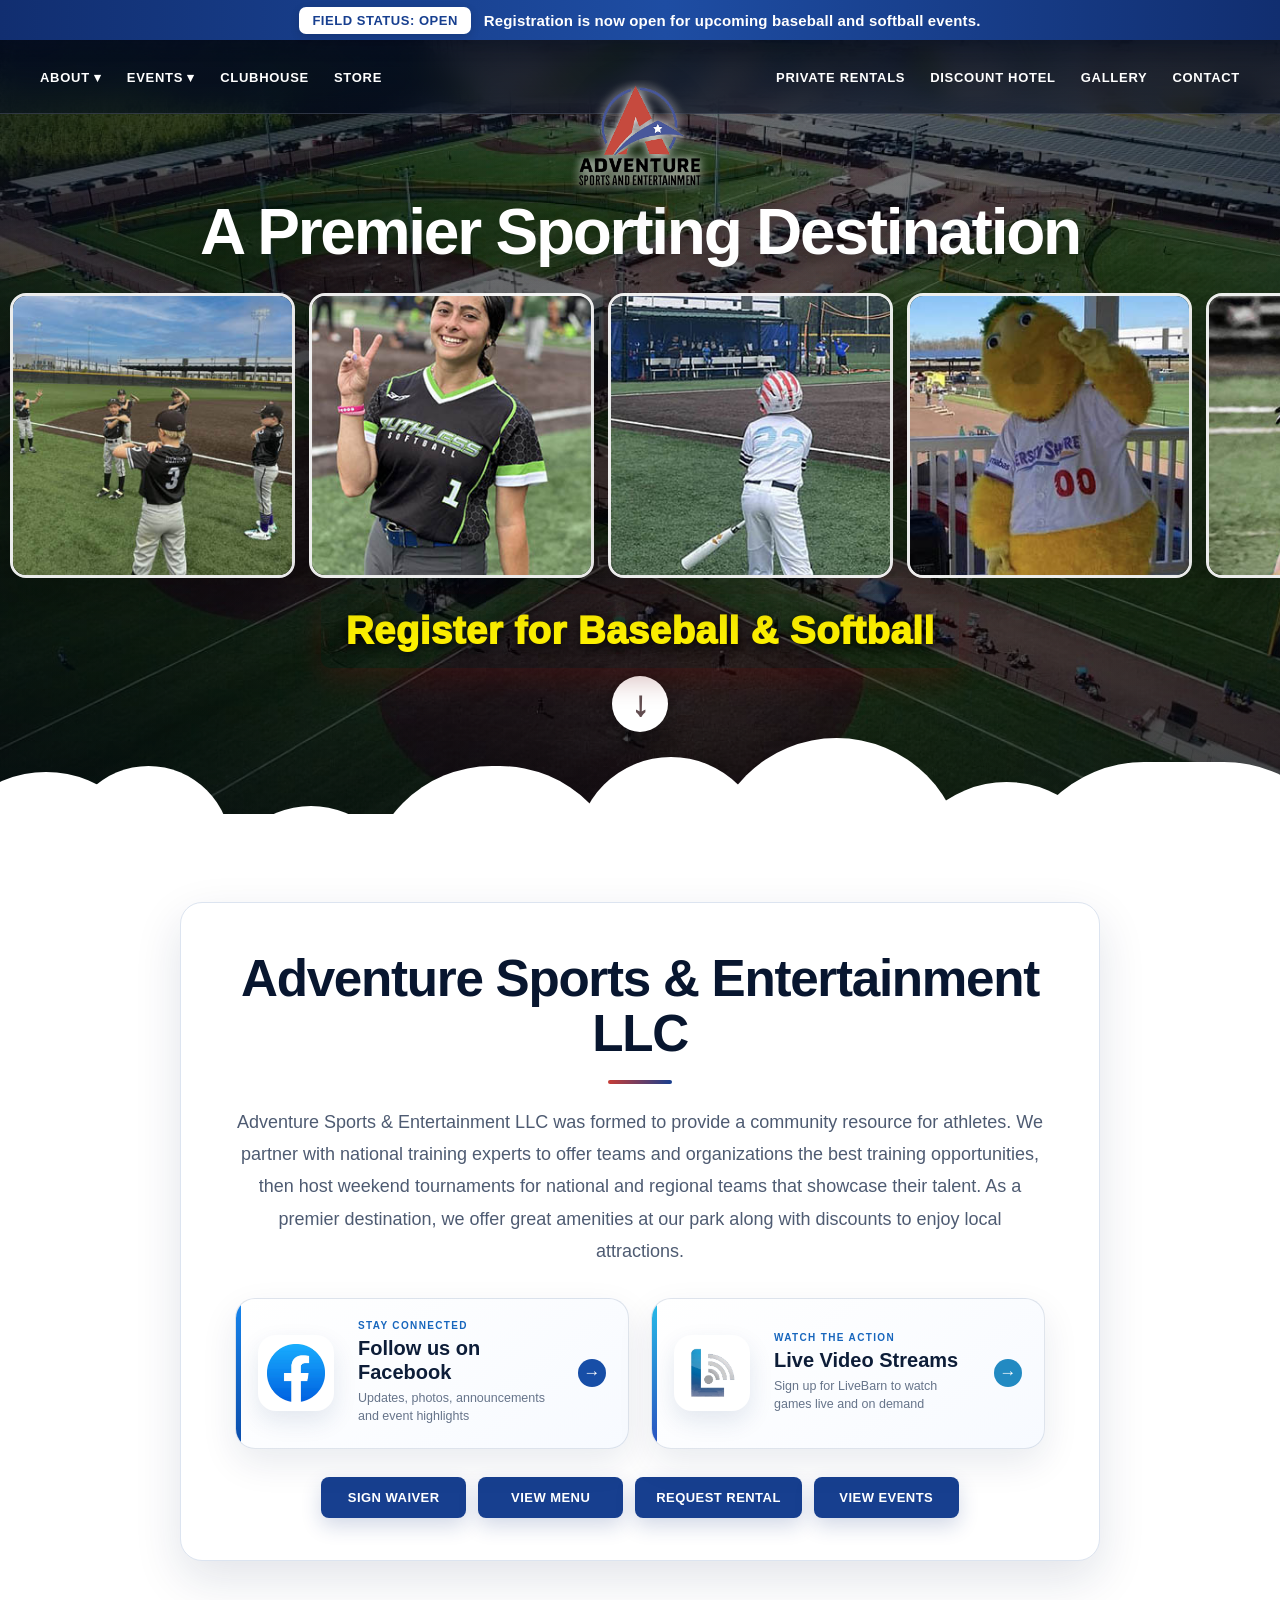
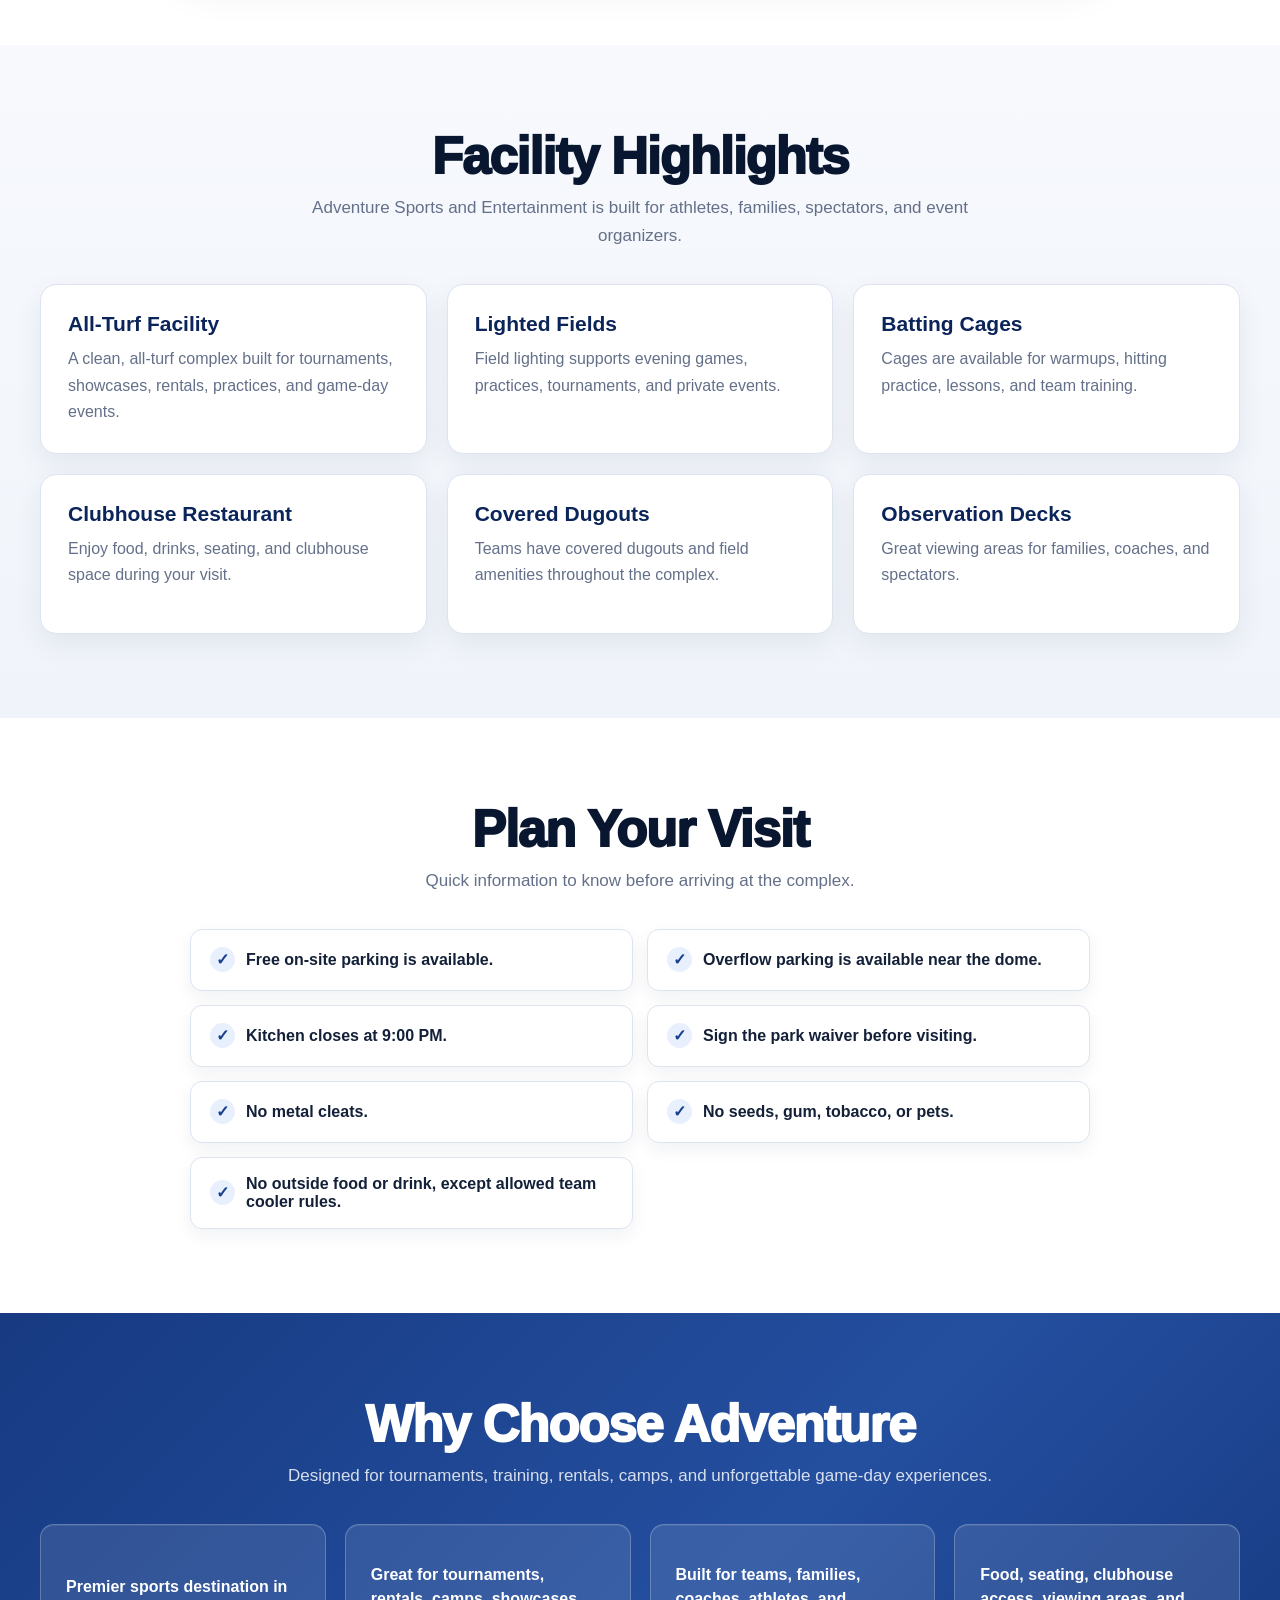
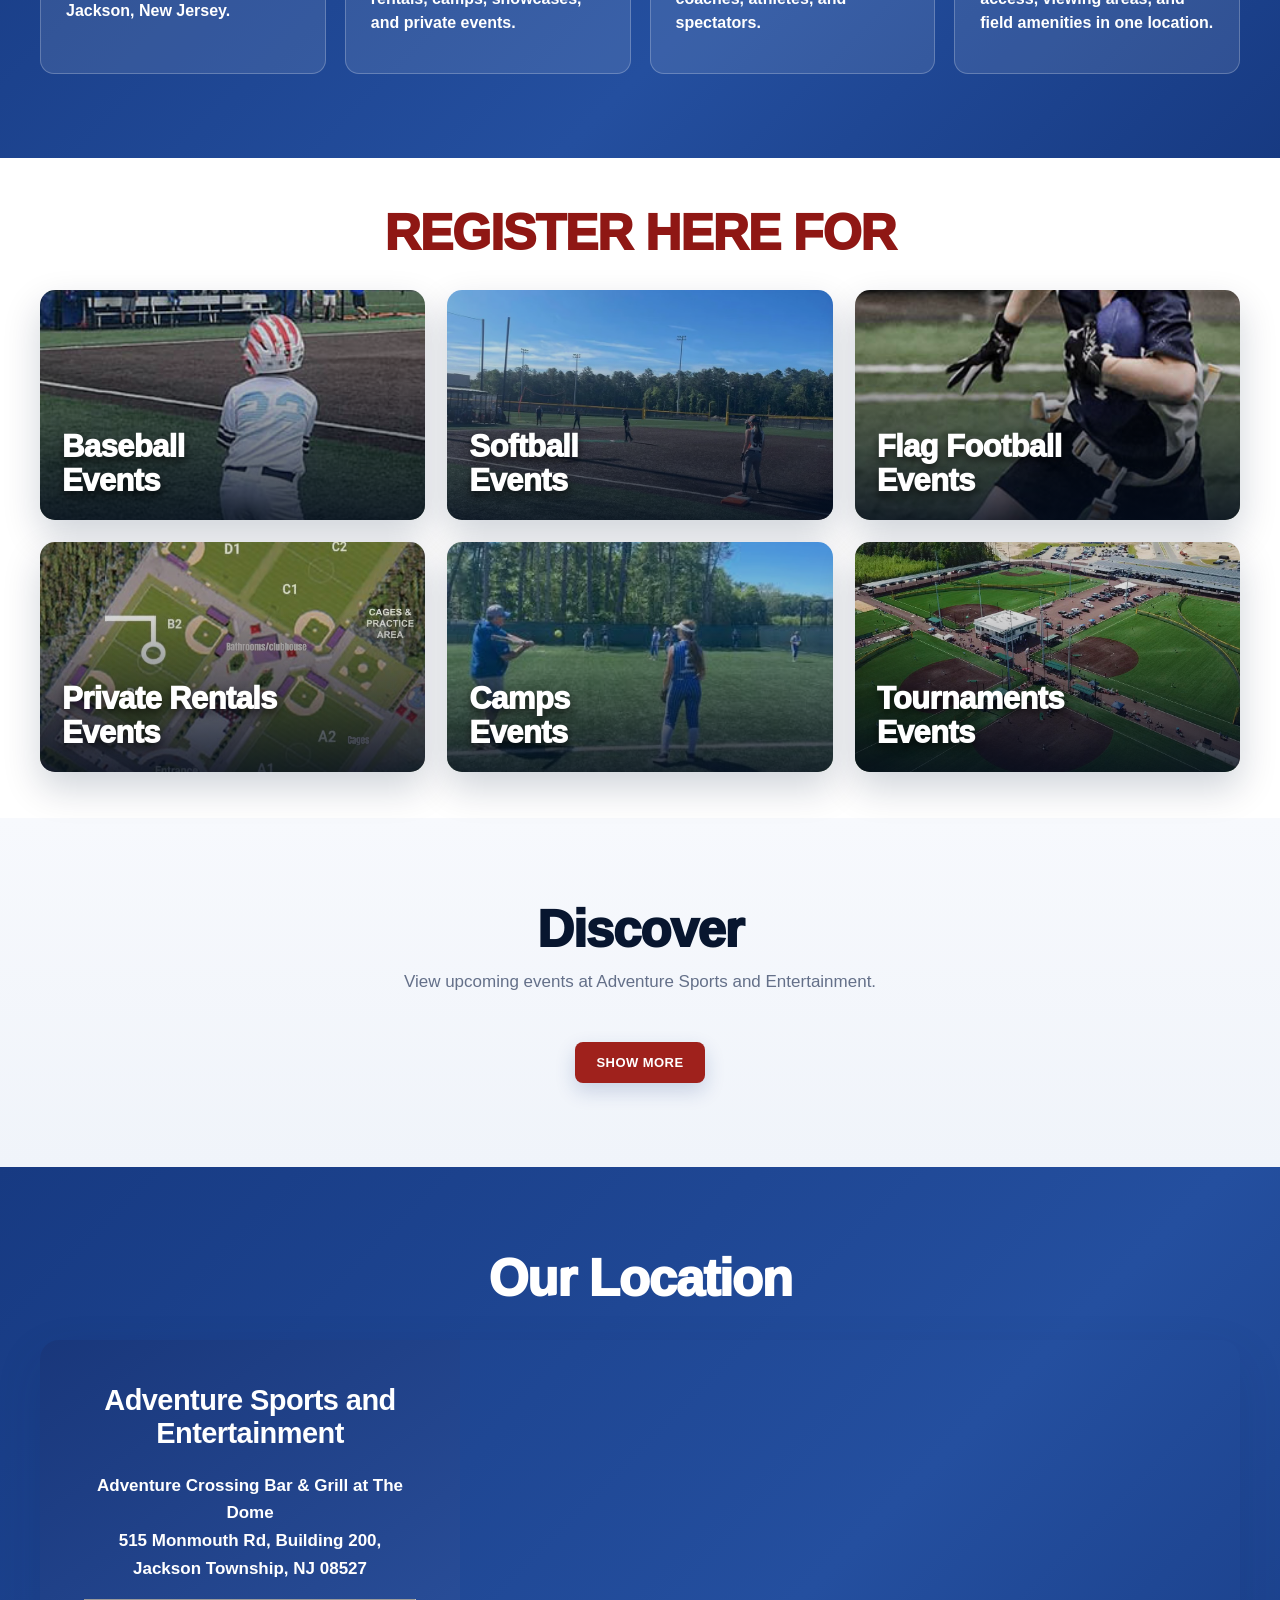
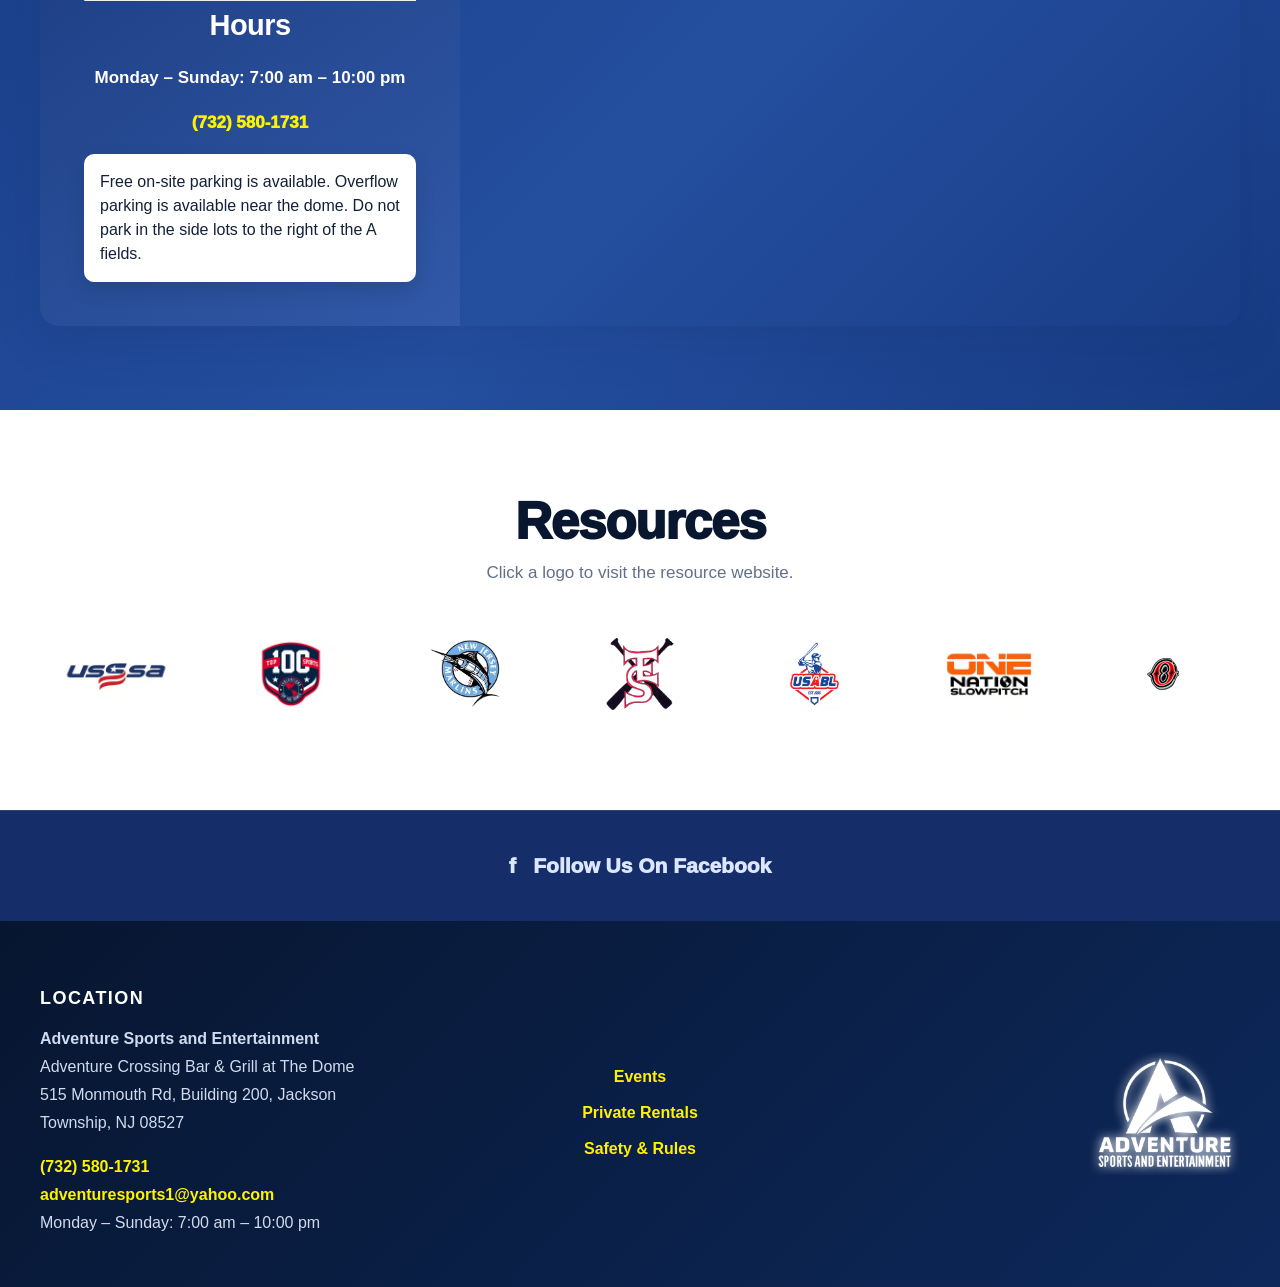
<file: index.html>
<!DOCTYPE html><html lang="en"><head>
<meta charset="UTF-8"><meta name="viewport" content="width=device-width, initial-scale=1.0">
<title>Adventure Sports and Entertainment</title><link rel="stylesheet" href="/style.css">
<script src="https://identity.netlify.com/v1/netlify-identity-widget.js"></script>
</head><body onload="loadHome()">
<div class="site-status-fixed">
  <div class="wrap status-inner">
    <span class="status-pill">Field Status: <span id="fixedFieldStatus">OPEN</span></span>
    <span id="fixedAnnouncement">Registration is now open for upcoming baseball and softball events.</span>
  </div>
</div>
<nav class="top-nav">
  <a class="nav-center-logo" href="/" title="Back to Home">
    <img src="/uploads/site/adventure-logo.png" alt="Adventure Sports and Entertainment">
  </a>

  <details class="mobile-menu">
    <summary>Menu</summary>
    <div class="mobile-menu-panel">
      <a href="/#about">About Adventure Sports</a>
      <a href="/safety-rules-refund.html#rules">Tournament & Facility Rules</a>
      <a href="/safety-rules-refund.html#refund">Refund Policy</a>
      <a href="/safety-rules-refund.html#waiver">Park Safety / Waiver</a>
      <a href="/events.html">Events</a>
      <a href="/events.html?category=Baseball">Baseball</a>
      <a href="/events.html?category=Softball">Softball</a>
      <a href="/events.html?category=Flag%20Football">Flag Football</a>
      <a href="/clubhouse.html">Clubhouse</a>
      <a href="https://www.clover.com/online-ordering/adventure-sports-enterta-jackson" target="_blank" rel="noopener">Store</a>
      <a href="/private-rentals.html">Private Rentals</a>
      <a href="#">Discount Hotel</a>
      <a href="/gallery.html">Gallery</a>
      <a href="/contact.html">Contact</a>
    </div>
  </details>

  <div class="wrap nav-inner">
    <div class="nav-group">
      <div class="dropdown nav-link"><a href="/#about">About ▾</a>
        <div class="dropdown-menu">
          <a href="/#about">About Adventure Sports</a>
          <a href="/safety-rules-refund.html#rules">Tournament & Facility Rules</a>
          <a href="/safety-rules-refund.html#refund">Refund Policy</a>
          <a href="/safety-rules-refund.html#waiver">Park Safety / Waiver</a>
        </div>
      </div>
      <div class="dropdown nav-link"><a href="/events.html">Events ▾</a>
        <div class="dropdown-menu">
          <a href="/events.html?category=Baseball">Baseball</a>
          <a href="/events.html?category=Softball">Softball</a>
          <a href="/events.html?category=Flag%20Football">Flag Football</a>
          <a href="/events.html?category=Camps">Camps</a>
          <a href="/events.html?category=Tournaments">Tournaments</a>
        </div>
      </div>
      <a class="nav-link" href="/clubhouse.html">Clubhouse</a>
      <a class="nav-link" href="https://www.clover.com/online-ordering/adventure-sports-enterta-jackson" target="_blank" rel="noopener">Store</a>
    </div>
    <div class="nav-group">
      <a class="nav-link" href="/private-rentals.html">Private Rentals</a>
      <a class="nav-link" href="#">Discount Hotel</a>
      <a class="nav-link" href="/gallery.html">Gallery</a>
      <a class="nav-link" href="/contact.html">Contact</a>
    </div>
  </div>
</nav>
<header class="hero" id="homeHero">
  <div class="hero-content">
    <h1 id="heroTitle">A Premier Sporting Destination</h1>
    <div class="slider-window"><div class="slider-track" id="sliderTrack"></div></div>
    <a class="hero-cta" id="heroCta" href="/events.html?category=Baseball">Register for Baseball & Softball</a>
    <a href="#about" class="down-arrow">↓</a>
  </div>
  <div class="clouds"><div class="cloud c1"></div><div class="cloud c2"></div><div class="cloud c3"></div><div class="cloud c4"></div><div class="cloud c5"></div><div class="cloud c6"></div><div class="cloud c7"></div><div class="cloud c8"></div><div class="cloud-base"></div></div>
</header>

<section class="section" id="about"><div class="wrap about-card">
  <h2 id="aboutTitle">Adventure Sports & Entertainment LLC</h2><div class="divider"></div>
  <p id="aboutText"></p>
  <div class="social-row social-row-polished">
    <a class="social-box social-link-card facebook-card" id="facebookLink" target="_blank" rel="noopener" aria-label="Follow Adventure Sports on Facebook">
      <div class="social-logo-wrap">
        <img src="/uploads/site/facebook-modern.png" alt="Facebook">
      </div>
      <div class="social-card-copy">
        <span class="social-eyebrow">Stay Connected</span>
        <strong>Follow us on Facebook</strong>
        <small>Updates, photos, announcements and event highlights</small>
      </div>
      <span class="social-arrow">→</span>
    </a>
    <a class="social-box social-link-card livebarn-card" id="videoLink" target="_blank" rel="noopener" aria-label="Sign up for LiveBarn video streams">
      <div class="social-logo-wrap livebarn-logo-wrap">
        <img src="/uploads/site/livebarn-logo.png" alt="LiveBarn">
      </div>
      <div class="social-card-copy">
        <span class="social-eyebrow">Watch the Action</span>
        <strong>Live Video Streams</strong>
        <small>Sign up for LiveBarn to watch games live and on demand</small>
      </div>
      <span class="social-arrow">→</span>
    </a>
  </div>
  <div class="quick-buttons">
    <a class="btn" id="waiverQuick" target="_blank" rel="noopener">Sign Waiver</a>
    <a class="btn" id="menuQuick" target="_blank" rel="noopener">View Menu</a>
    <a class="btn" id="rentalQuick">Request Rental</a>
    <a class="btn" id="eventsQuick">View Events</a>
  </div>
</div></section>

<section class="section soft" id="facility-highlights"><div class="wrap">
  <div class="section-head"><h2>Facility Highlights</h2><p>Adventure Sports and Entertainment is built for athletes, families, spectators, and event organizers.</p></div>
  <div class="info-card-grid" id="facilityHighlights"></div>
</div></section>

<section class="section" id="plan-your-visit"><div class="wrap">
  <div class="section-head"><h2>Plan Your Visit</h2><p>Quick information to know before arriving at the complex.</p></div>
  <div class="visit-list" id="planVisit"></div>
</div></section>

<section class="section blue" id="why-adventure"><div class="wrap">
  <div class="section-head"><h2>Why Choose Adventure</h2><p>Designed for tournaments, training, rentals, camps, and unforgettable game-day experiences.</p></div>
  <div class="why-grid" id="whyChoose"></div>
</div></section>

<section class="section compact"><div class="wrap">
  <h2 class="register-title">REGISTER HERE FOR</h2>
  <div class="category-grid" id="categoryGrid"></div>
</div></section>

<section class="section soft"><div class="wrap">
  <div class="section-head"><h2>Discover</h2><p>View upcoming events at Adventure Sports and Entertainment.</p></div>
  <div class="event-shell" id="upcomingEvents"></div>
  <div class="show-more"><a class="btn red" href="/events.html">Show more</a></div>
</div></section>

<section class="section blue" id="contact"><div class="wrap">
  <div class="section-head"><h2>Our Location</h2></div>
  <div class="location-grid">
    <div class="location-card">
      <h3 id="locName"></h3><p id="locAddress"></p><hr><h3>Hours</h3><p id="locHours"></p><p><a id="locPhone" href="tel:7325801731" style="color:var(--yellow);font-weight:950"></a></p>
      <div class="parking-note" id="parkingNote"></div>
    </div>
    <div class="map"><iframe loading="lazy" allowfullscreen src="https://www.google.com/maps?q=515%20Monmouth%20Road%20Building%20210%20Jackson%20NJ%2008527&output=embed"></iframe></div>
  </div>
</div></section>

<section class="section"><div class="wrap">
  <div class="section-head"><h2>Resources</h2><p>Click a logo to visit the resource website.</p></div>
  <div class="resource-grid" id="resourcesGrid"></div>
</div></section>

<section class="footer-social"><a href="https://www.facebook.com/AdventureSportsAndEntertainment" target="_blank" rel="noopener">f &nbsp; Follow Us On Facebook</a></section>
<footer class="footer-main"><div class="wrap footer-grid">
  <div><h2>Location</h2><p><b id="footerName"></b><br><span id="footerAddress"></span></p><p><a id="footerPhone"></a><br><a id="footerEmail"></a><br><span id="footerHours"></span></p></div>
  <div style="text-align:center"><a href="/events.html">Events</a><br><br><a href="/private-rentals.html">Private Rentals</a><br><br><a href="/safety-rules-refund.html">Safety & Rules</a></div>
  <div><img class="footer-logo" id="footerLogo" alt="Adventure logo"></div>
</div></footer>
<script src="/app.js"></script>
</body></html>
</file>
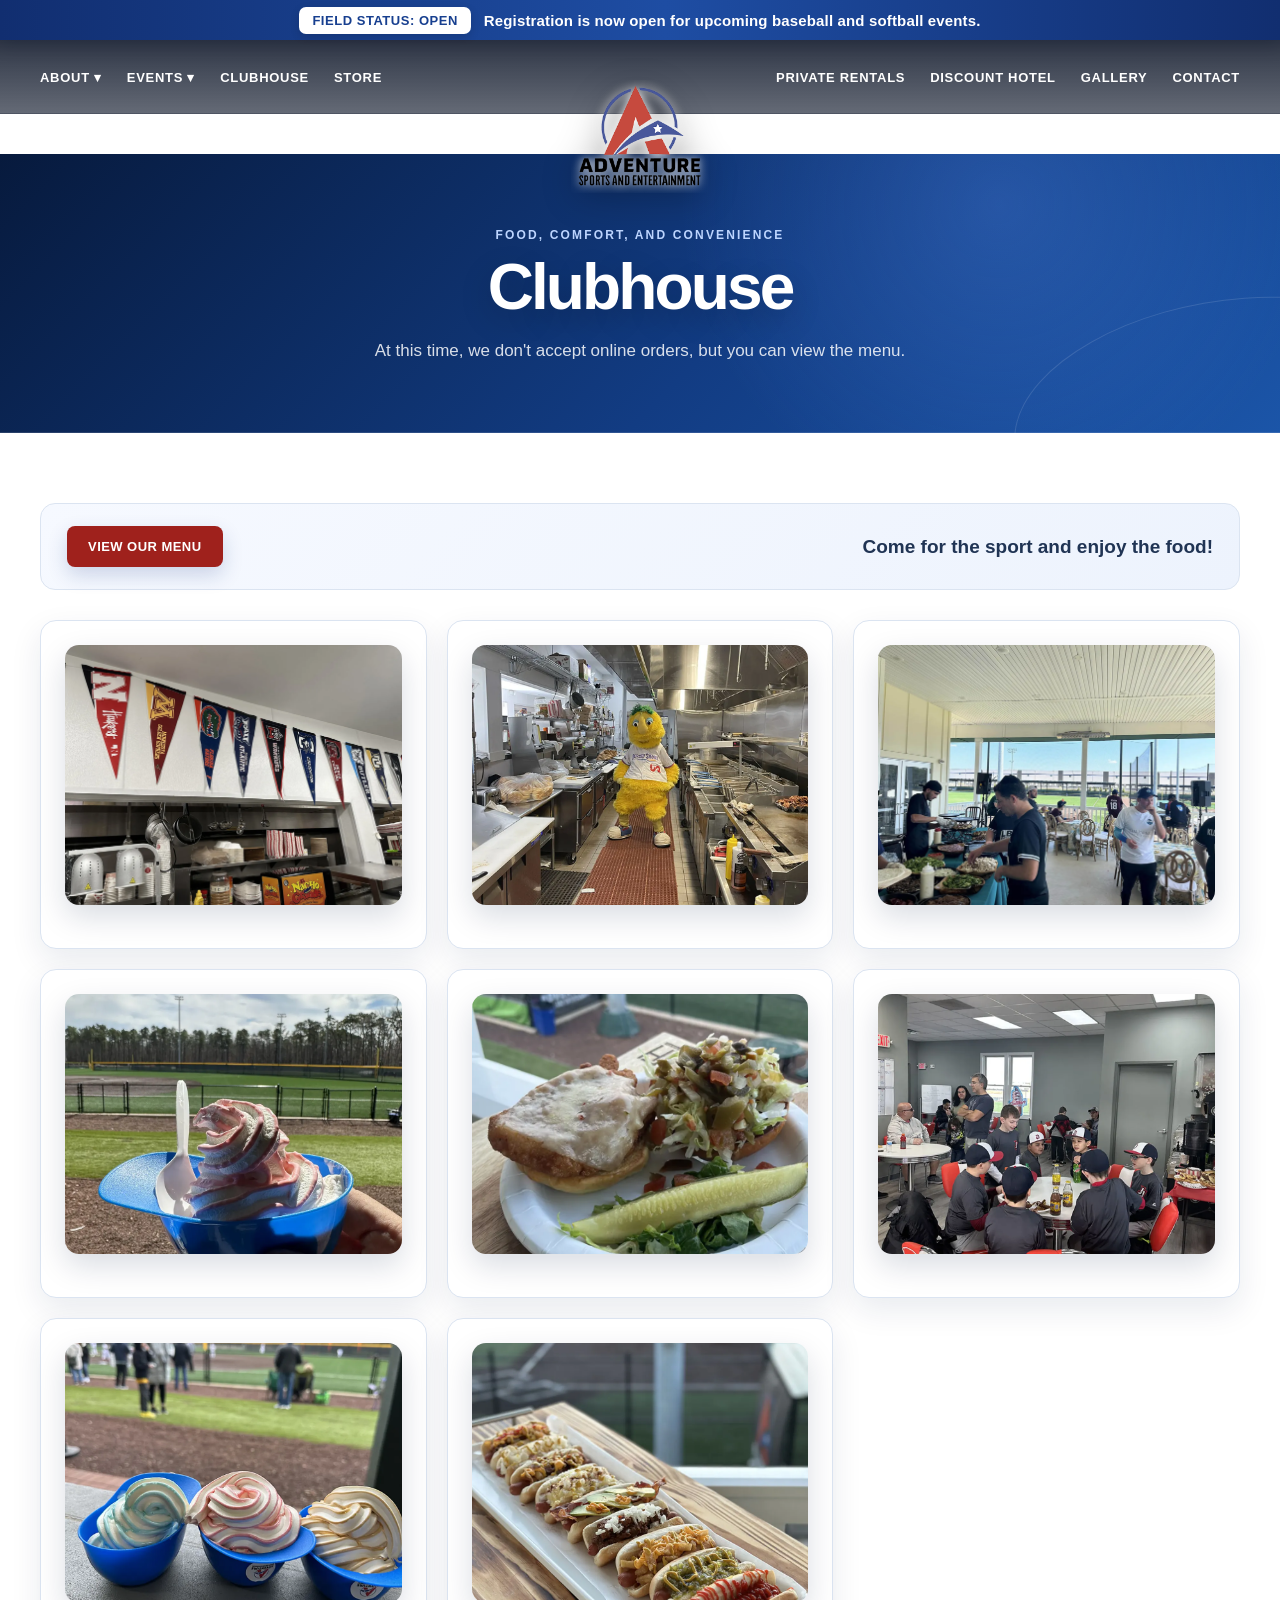
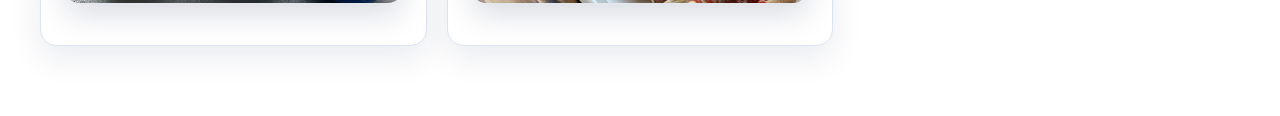
<file: clubhouse.html>
<!DOCTYPE html><html lang="en"><head>
<meta charset="UTF-8"><meta name="viewport" content="width=device-width, initial-scale=1.0">
<title>Clubhouse | Adventure Sports</title><link rel="stylesheet" href="/style.css">
<script src="https://identity.netlify.com/v1/netlify-identity-widget.js"></script>
</head><body onload="loadClubhouse()">
<div class="site-status-fixed">
  <div class="wrap status-inner">
    <span class="status-pill">Field Status: <span id="fixedFieldStatus">OPEN</span></span>
    <span id="fixedAnnouncement">Registration is now open for upcoming baseball and softball events.</span>
  </div>
</div>
<nav class="top-nav">
  <a class="nav-center-logo" href="/" title="Back to Home">
    <img src="/uploads/site/adventure-logo.png" alt="Adventure Sports and Entertainment">
  </a>

  <details class="mobile-menu">
    <summary>Menu</summary>
    <div class="mobile-menu-panel">
      <a href="/#about">About Adventure Sports</a>
      <a href="/safety-rules-refund.html#rules">Tournament & Facility Rules</a>
      <a href="/safety-rules-refund.html#refund">Refund Policy</a>
      <a href="/safety-rules-refund.html#waiver">Park Safety / Waiver</a>
      <a href="/events.html">Events</a>
      <a href="/events.html?category=Baseball">Baseball</a>
      <a href="/events.html?category=Softball">Softball</a>
      <a href="/events.html?category=Flag%20Football">Flag Football</a>
      <a href="/clubhouse.html">Clubhouse</a>
      <a href="https://www.clover.com/online-ordering/adventure-sports-enterta-jackson" target="_blank" rel="noopener">Store</a>
      <a href="/private-rentals.html">Private Rentals</a>
      <a href="#">Discount Hotel</a>
      <a href="/gallery.html">Gallery</a>
      <a href="/contact.html">Contact</a>
    </div>
  </details>

  <div class="wrap nav-inner">
    <div class="nav-group">
      <div class="dropdown nav-link"><a href="/#about">About ▾</a>
        <div class="dropdown-menu">
          <a href="/#about">About Adventure Sports</a>
          <a href="/safety-rules-refund.html#rules">Tournament & Facility Rules</a>
          <a href="/safety-rules-refund.html#refund">Refund Policy</a>
          <a href="/safety-rules-refund.html#waiver">Park Safety / Waiver</a>
        </div>
      </div>
      <div class="dropdown nav-link"><a href="/events.html">Events ▾</a>
        <div class="dropdown-menu">
          <a href="/events.html?category=Baseball">Baseball</a>
          <a href="/events.html?category=Softball">Softball</a>
          <a href="/events.html?category=Flag%20Football">Flag Football</a>
          <a href="/events.html?category=Camps">Camps</a>
          <a href="/events.html?category=Tournaments">Tournaments</a>
        </div>
      </div>
      <a class="nav-link" href="/clubhouse.html">Clubhouse</a>
      <a class="nav-link" href="https://www.clover.com/online-ordering/adventure-sports-enterta-jackson" target="_blank" rel="noopener">Store</a>
    </div>
    <div class="nav-group">
      <a class="nav-link" href="/private-rentals.html">Private Rentals</a>
      <a class="nav-link" href="#">Discount Hotel</a>
      <a class="nav-link" href="/gallery.html">Gallery</a>
      <a class="nav-link" href="/contact.html">Contact</a>
    </div>
  </div>
</nav>
<div class="page-spacer"></div>
<section class="page-hero compact-page-hero"><div class="wrap"><p class="page-kicker">Food, comfort, and convenience</p><h1>Clubhouse</h1><p class="page-hero-subtitle" id="clubIntro"></p></div></section>
<section class="page-section clubhouse-page-section"><div class="wrap"><div class="clubhouse-actions"><a class="btn red" id="menuButton" target="_blank" rel="noopener">View Our Menu</a><p id="clubTagline"></p></div><div class="photo-grid" id="clubGrid"></div></div></section>
<script src="/app.js"></script>
</body></html>
</file>
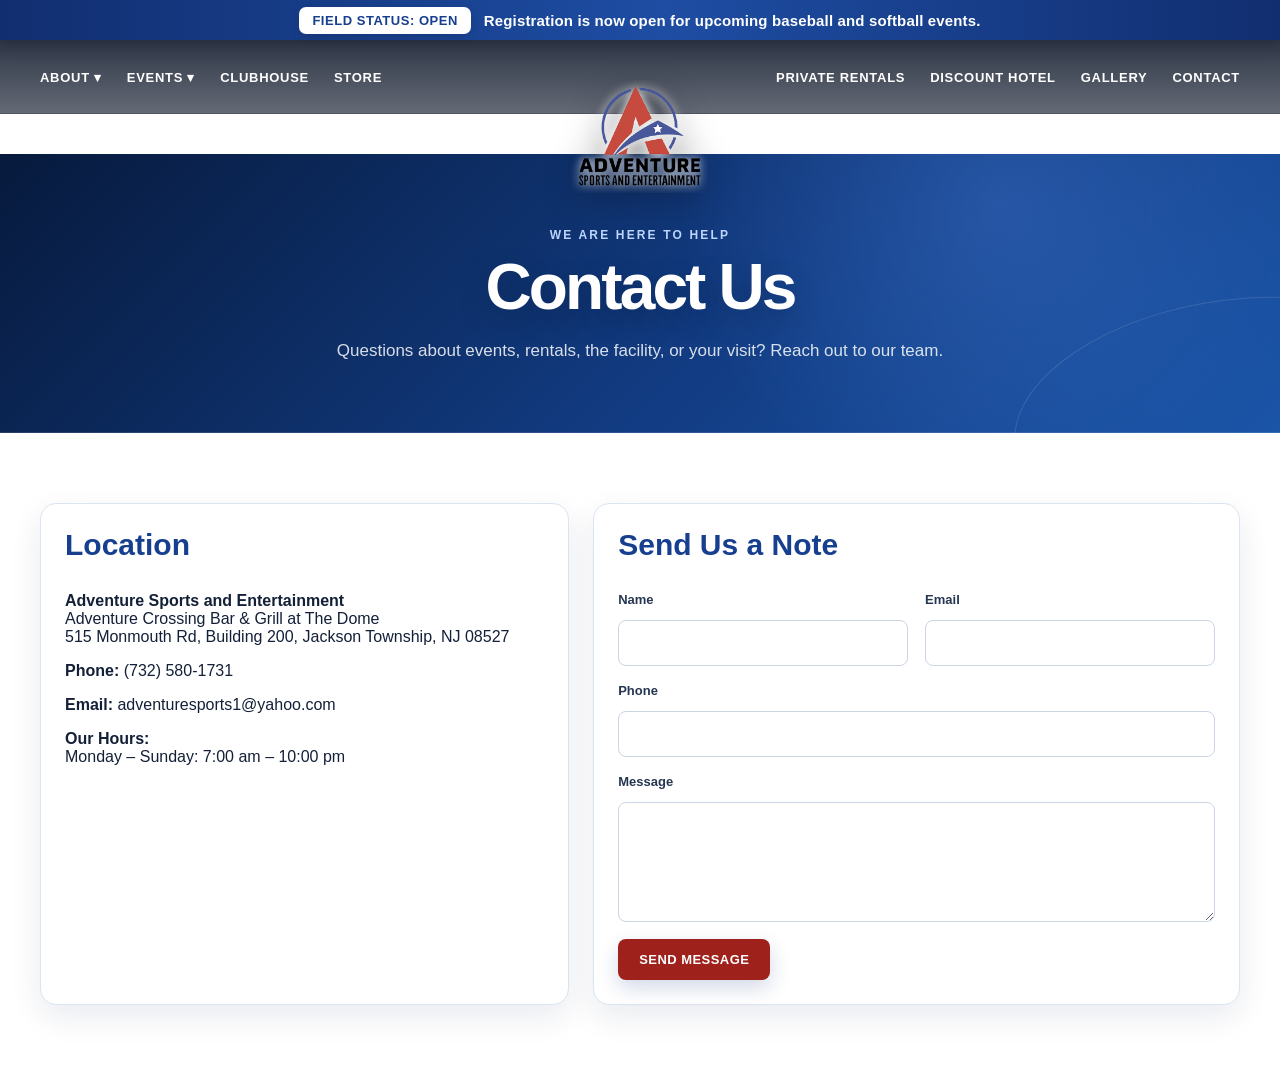
<file: contact.html>
<!DOCTYPE html><html lang="en"><head>
<meta charset="UTF-8"><meta name="viewport" content="width=device-width, initial-scale=1.0">
<title>Contact Us | Adventure Sports</title><link rel="stylesheet" href="/style.css">
<script src="https://identity.netlify.com/v1/netlify-identity-widget.js"></script>
</head><body onload="loadContact()">
<div class="site-status-fixed">
  <div class="wrap status-inner">
    <span class="status-pill">Field Status: <span id="fixedFieldStatus">OPEN</span></span>
    <span id="fixedAnnouncement">Registration is now open for upcoming baseball and softball events.</span>
  </div>
</div>
<nav class="top-nav">
  <a class="nav-center-logo" href="/" title="Back to Home">
    <img src="/uploads/site/adventure-logo.png" alt="Adventure Sports and Entertainment">
  </a>

  <details class="mobile-menu">
    <summary>Menu</summary>
    <div class="mobile-menu-panel">
      <a href="/#about">About Adventure Sports</a>
      <a href="/safety-rules-refund.html#rules">Tournament & Facility Rules</a>
      <a href="/safety-rules-refund.html#refund">Refund Policy</a>
      <a href="/safety-rules-refund.html#waiver">Park Safety / Waiver</a>
      <a href="/events.html">Events</a>
      <a href="/events.html?category=Baseball">Baseball</a>
      <a href="/events.html?category=Softball">Softball</a>
      <a href="/events.html?category=Flag%20Football">Flag Football</a>
      <a href="/clubhouse.html">Clubhouse</a>
      <a href="https://www.clover.com/online-ordering/adventure-sports-enterta-jackson" target="_blank" rel="noopener">Store</a>
      <a href="/private-rentals.html">Private Rentals</a>
      <a href="#">Discount Hotel</a>
      <a href="/gallery.html">Gallery</a>
      <a href="/contact.html">Contact</a>
    </div>
  </details>

  <div class="wrap nav-inner">
    <div class="nav-group">
      <div class="dropdown nav-link"><a href="/#about">About ▾</a>
        <div class="dropdown-menu">
          <a href="/#about">About Adventure Sports</a>
          <a href="/safety-rules-refund.html#rules">Tournament & Facility Rules</a>
          <a href="/safety-rules-refund.html#refund">Refund Policy</a>
          <a href="/safety-rules-refund.html#waiver">Park Safety / Waiver</a>
        </div>
      </div>
      <div class="dropdown nav-link"><a href="/events.html">Events ▾</a>
        <div class="dropdown-menu">
          <a href="/events.html?category=Baseball">Baseball</a>
          <a href="/events.html?category=Softball">Softball</a>
          <a href="/events.html?category=Flag%20Football">Flag Football</a>
          <a href="/events.html?category=Camps">Camps</a>
          <a href="/events.html?category=Tournaments">Tournaments</a>
        </div>
      </div>
      <a class="nav-link" href="/clubhouse.html">Clubhouse</a>
      <a class="nav-link" href="https://www.clover.com/online-ordering/adventure-sports-enterta-jackson" target="_blank" rel="noopener">Store</a>
    </div>
    <div class="nav-group">
      <a class="nav-link" href="/private-rentals.html">Private Rentals</a>
      <a class="nav-link" href="#">Discount Hotel</a>
      <a class="nav-link" href="/gallery.html">Gallery</a>
      <a class="nav-link" href="/contact.html">Contact</a>
    </div>
  </div>
</nav>
<div class="page-spacer"></div>
<section class="page-hero compact-page-hero"><div class="wrap"><p class="page-kicker">We are here to help</p><h1>Contact Us</h1><p class="page-hero-subtitle">Questions about events, rentals, the facility, or your visit? Reach out to our team.</p></div></section>
<section class="page-section"><div class="wrap">
  <div class="contact-grid">
    <div class="card contact-card">
      <h3>Location</h3>
      <p id="contactAddress"></p>
      <p><b>Phone:</b> <a id="contactPhone"></a></p>
      <p><b>Email:</b> <a id="contactEmail"></a></p>
      <p><b>Our Hours:</b><br><span id="contactHours"></span></p>
    </div>
    <div class="card contact-card">
      <h3>Send Us a Note</h3>
      <form name="contact-us" method="POST" data-netlify="true" action="/thank-you.html">
        <input type="hidden" name="form-name" value="contact-us">
        <div class="form-grid">
          <div class="form-field"><label>Name</label><input name="name" required></div>
          <div class="form-field"><label>Email</label><input name="email" type="email" required></div>
          <div class="form-field full"><label>Phone</label><input name="phone"></div>
          <div class="form-field full"><label>Message</label><textarea name="message" required></textarea></div>
          <div class="full"><button class="btn red" type="submit">Send Message</button></div>
        </div>
      </form>
    </div>
  </div>
</div></section>
<script src="/app.js"></script>
</body></html>
</file>
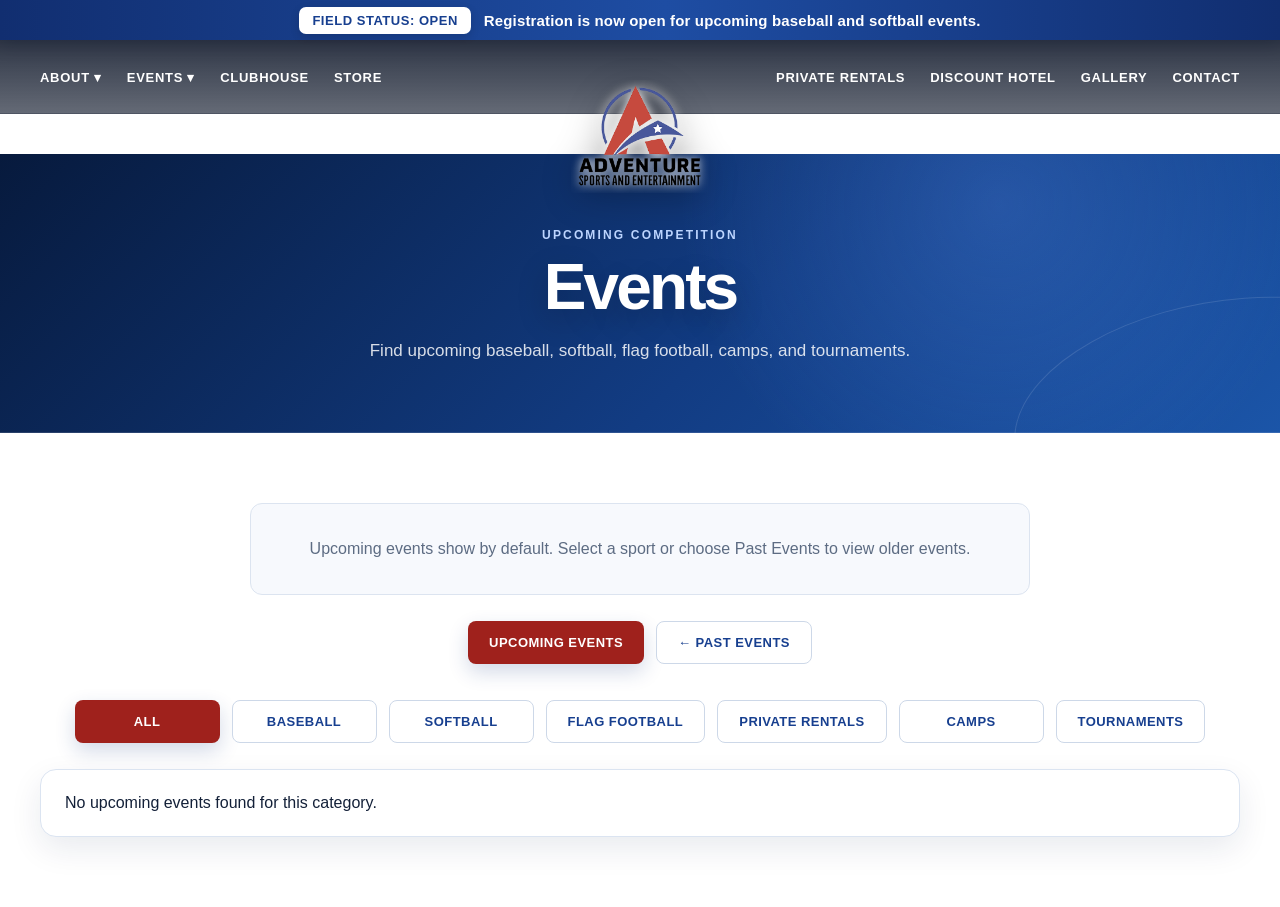
<file: events.html>
<!DOCTYPE html><html lang="en"><head>
<meta charset="UTF-8"><meta name="viewport" content="width=device-width, initial-scale=1.0">
<title>Events | Adventure Sports</title><link rel="stylesheet" href="/style.css">
<script src="https://identity.netlify.com/v1/netlify-identity-widget.js"></script>
</head><body onload="loadEvents()">
<div class="site-status-fixed">
  <div class="wrap status-inner">
    <span class="status-pill">Field Status: <span id="fixedFieldStatus">OPEN</span></span>
    <span id="fixedAnnouncement">Registration is now open for upcoming baseball and softball events.</span>
  </div>
</div>
<nav class="top-nav">
  <a class="nav-center-logo" href="/" title="Back to Home">
    <img src="/uploads/site/adventure-logo.png" alt="Adventure Sports and Entertainment">
  </a>

  <details class="mobile-menu">
    <summary>Menu</summary>
    <div class="mobile-menu-panel">
      <a href="/#about">About Adventure Sports</a>
      <a href="/safety-rules-refund.html#rules">Tournament & Facility Rules</a>
      <a href="/safety-rules-refund.html#refund">Refund Policy</a>
      <a href="/safety-rules-refund.html#waiver">Park Safety / Waiver</a>
      <a href="/events.html">Events</a>
      <a href="/events.html?category=Baseball">Baseball</a>
      <a href="/events.html?category=Softball">Softball</a>
      <a href="/events.html?category=Flag%20Football">Flag Football</a>
      <a href="/clubhouse.html">Clubhouse</a>
      <a href="https://www.clover.com/online-ordering/adventure-sports-enterta-jackson" target="_blank" rel="noopener">Store</a>
      <a href="/private-rentals.html">Private Rentals</a>
      <a href="#">Discount Hotel</a>
      <a href="/gallery.html">Gallery</a>
      <a href="/contact.html">Contact</a>
    </div>
  </details>

  <div class="wrap nav-inner">
    <div class="nav-group">
      <div class="dropdown nav-link"><a href="/#about">About ▾</a>
        <div class="dropdown-menu">
          <a href="/#about">About Adventure Sports</a>
          <a href="/safety-rules-refund.html#rules">Tournament & Facility Rules</a>
          <a href="/safety-rules-refund.html#refund">Refund Policy</a>
          <a href="/safety-rules-refund.html#waiver">Park Safety / Waiver</a>
        </div>
      </div>
      <div class="dropdown nav-link"><a href="/events.html">Events ▾</a>
        <div class="dropdown-menu">
          <a href="/events.html?category=Baseball">Baseball</a>
          <a href="/events.html?category=Softball">Softball</a>
          <a href="/events.html?category=Flag%20Football">Flag Football</a>
          <a href="/events.html?category=Camps">Camps</a>
          <a href="/events.html?category=Tournaments">Tournaments</a>
        </div>
      </div>
      <a class="nav-link" href="/clubhouse.html">Clubhouse</a>
      <a class="nav-link" href="https://www.clover.com/online-ordering/adventure-sports-enterta-jackson" target="_blank" rel="noopener">Store</a>
    </div>
    <div class="nav-group">
      <a class="nav-link" href="/private-rentals.html">Private Rentals</a>
      <a class="nav-link" href="#">Discount Hotel</a>
      <a class="nav-link" href="/gallery.html">Gallery</a>
      <a class="nav-link" href="/contact.html">Contact</a>
    </div>
  </div>
</nav>
<div class="page-spacer"></div>
<section class="page-hero compact-page-hero"><div class="wrap"><p class="page-kicker">Upcoming competition</p><h1>Events</h1><p class="page-hero-subtitle">Find upcoming baseball, softball, flag football, camps, and tournaments.</p></div></section>
<section class="page-section events-page-section"><div class="wrap"><div class="events-intro"><p>Upcoming events show by default. Select a sport or choose Past Events to view older events.</p></div><div class="quick-buttons" id="eventFilters"></div><div class="event-shell" id="eventsList"></div></div></section>
<script src="/app.js"></script>
</body></html>
</file>
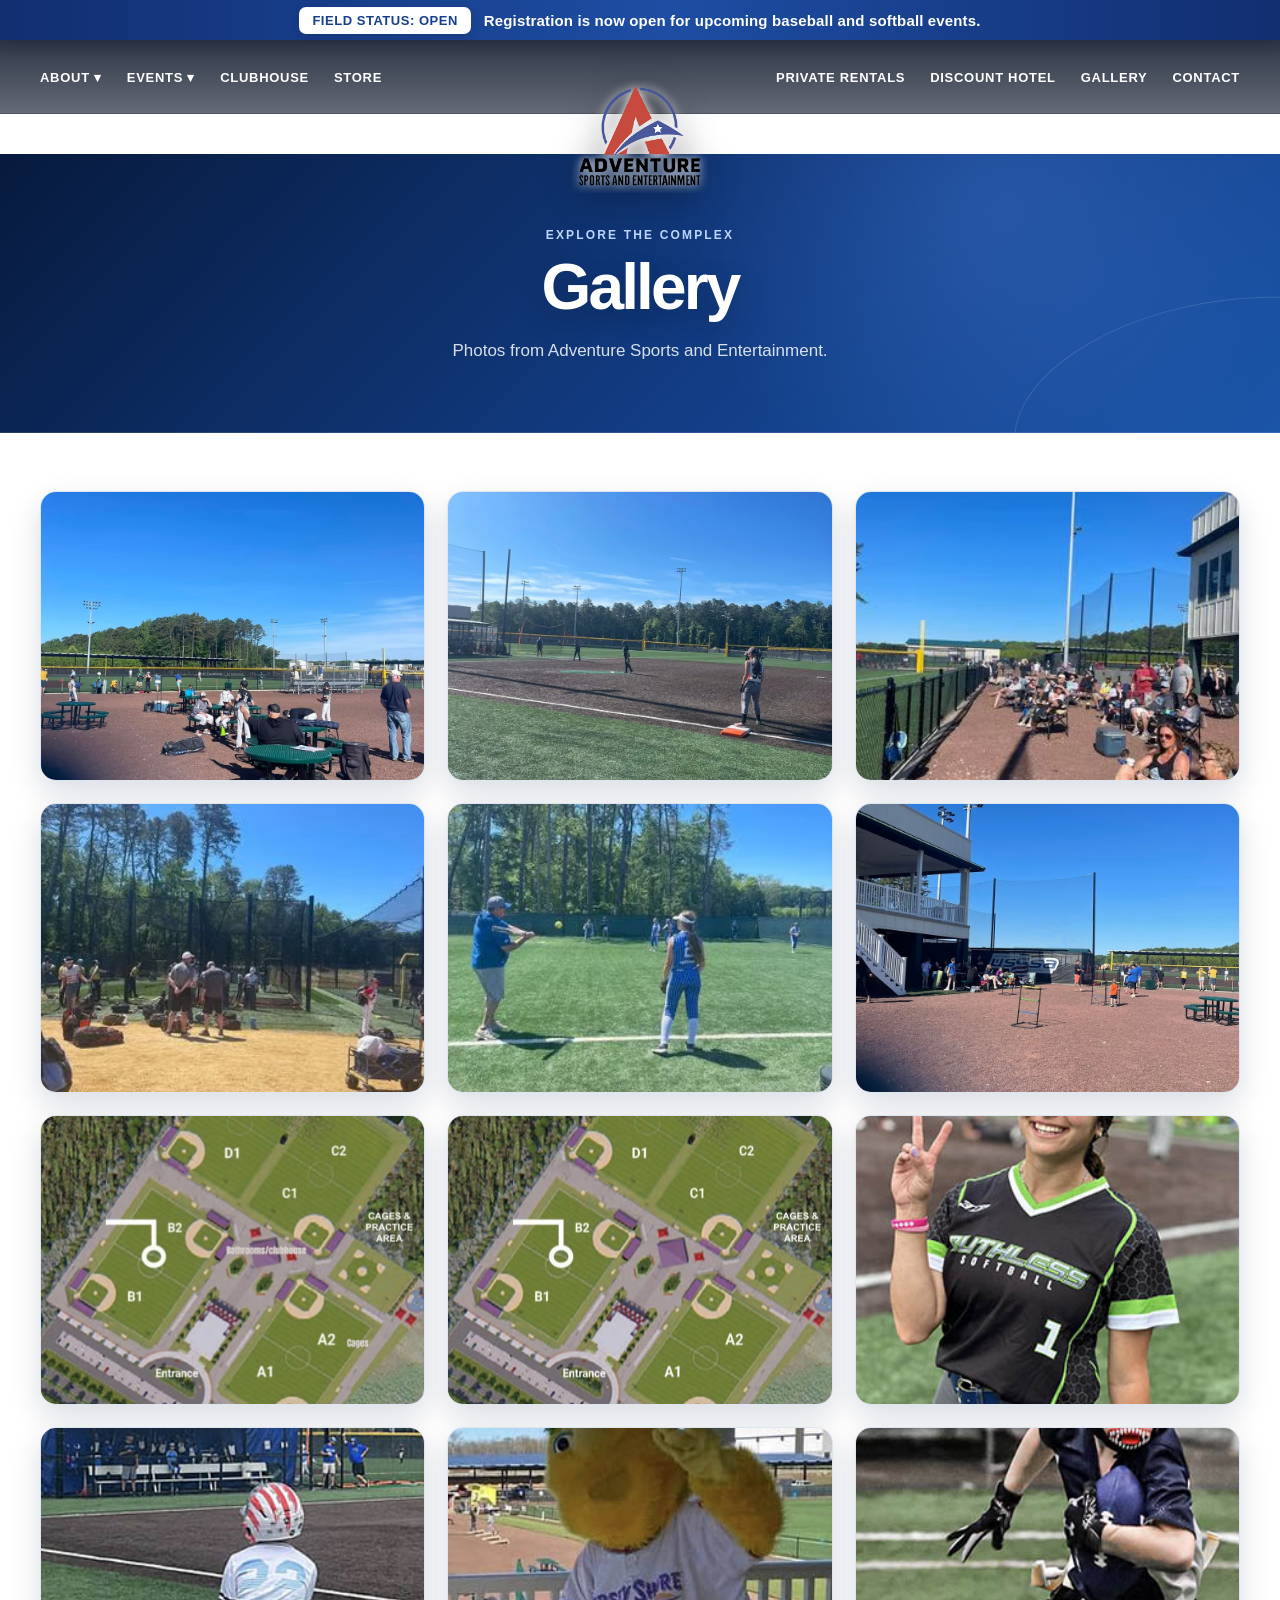
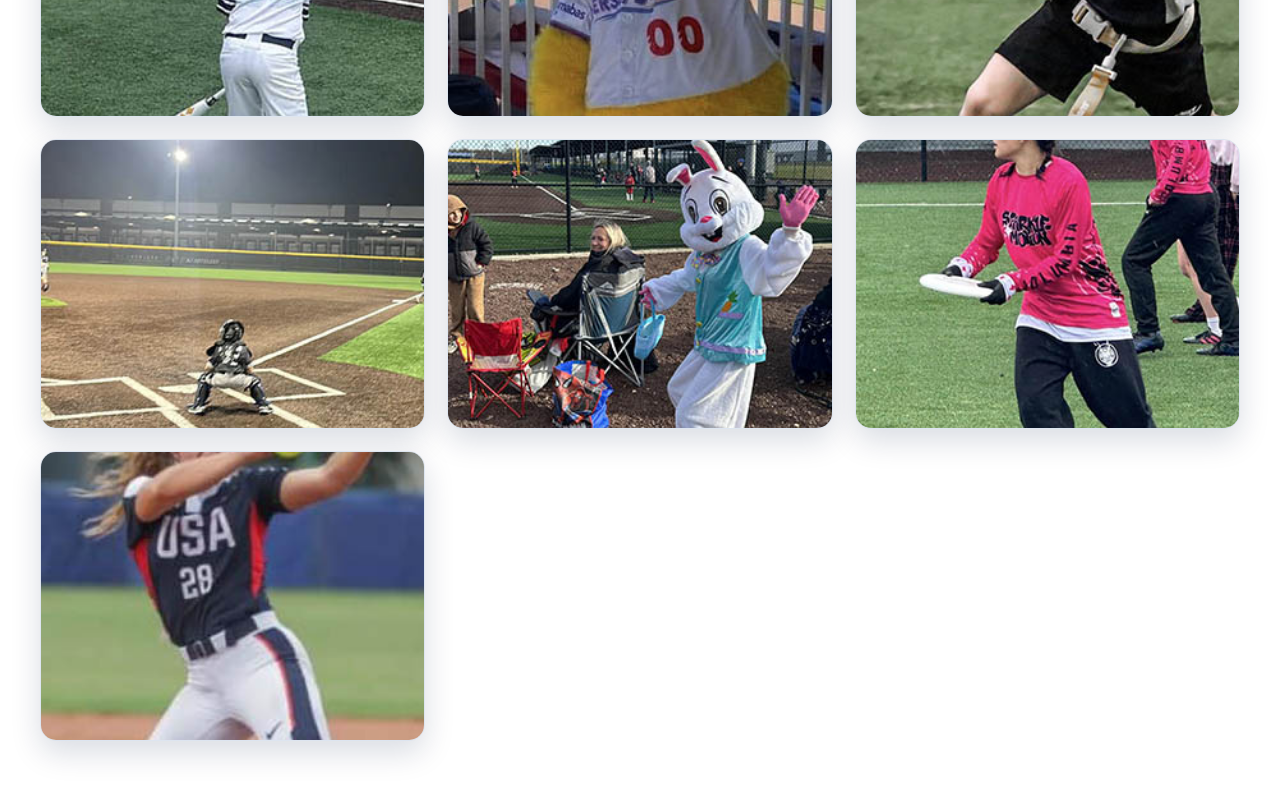
<file: gallery.html>
<!DOCTYPE html><html lang="en"><head>
<meta charset="UTF-8"><meta name="viewport" content="width=device-width, initial-scale=1.0">
<title>Gallery | Adventure Sports</title><link rel="stylesheet" href="/style.css">
<script src="https://identity.netlify.com/v1/netlify-identity-widget.js"></script>
</head><body onload="loadGallery()">
<div class="site-status-fixed">
  <div class="wrap status-inner">
    <span class="status-pill">Field Status: <span id="fixedFieldStatus">OPEN</span></span>
    <span id="fixedAnnouncement">Registration is now open for upcoming baseball and softball events.</span>
  </div>
</div>
<nav class="top-nav">
  <a class="nav-center-logo" href="/" title="Back to Home">
    <img src="/uploads/site/adventure-logo.png" alt="Adventure Sports and Entertainment">
  </a>

  <details class="mobile-menu">
    <summary>Menu</summary>
    <div class="mobile-menu-panel">
      <a href="/#about">About Adventure Sports</a>
      <a href="/safety-rules-refund.html#rules">Tournament & Facility Rules</a>
      <a href="/safety-rules-refund.html#refund">Refund Policy</a>
      <a href="/safety-rules-refund.html#waiver">Park Safety / Waiver</a>
      <a href="/events.html">Events</a>
      <a href="/events.html?category=Baseball">Baseball</a>
      <a href="/events.html?category=Softball">Softball</a>
      <a href="/events.html?category=Flag%20Football">Flag Football</a>
      <a href="/clubhouse.html">Clubhouse</a>
      <a href="https://www.clover.com/online-ordering/adventure-sports-enterta-jackson" target="_blank" rel="noopener">Store</a>
      <a href="/private-rentals.html">Private Rentals</a>
      <a href="#">Discount Hotel</a>
      <a href="/gallery.html">Gallery</a>
      <a href="/contact.html">Contact</a>
    </div>
  </details>

  <div class="wrap nav-inner">
    <div class="nav-group">
      <div class="dropdown nav-link"><a href="/#about">About ▾</a>
        <div class="dropdown-menu">
          <a href="/#about">About Adventure Sports</a>
          <a href="/safety-rules-refund.html#rules">Tournament & Facility Rules</a>
          <a href="/safety-rules-refund.html#refund">Refund Policy</a>
          <a href="/safety-rules-refund.html#waiver">Park Safety / Waiver</a>
        </div>
      </div>
      <div class="dropdown nav-link"><a href="/events.html">Events ▾</a>
        <div class="dropdown-menu">
          <a href="/events.html?category=Baseball">Baseball</a>
          <a href="/events.html?category=Softball">Softball</a>
          <a href="/events.html?category=Flag%20Football">Flag Football</a>
          <a href="/events.html?category=Camps">Camps</a>
          <a href="/events.html?category=Tournaments">Tournaments</a>
        </div>
      </div>
      <a class="nav-link" href="/clubhouse.html">Clubhouse</a>
      <a class="nav-link" href="https://www.clover.com/online-ordering/adventure-sports-enterta-jackson" target="_blank" rel="noopener">Store</a>
    </div>
    <div class="nav-group">
      <a class="nav-link" href="/private-rentals.html">Private Rentals</a>
      <a class="nav-link" href="#">Discount Hotel</a>
      <a class="nav-link" href="/gallery.html">Gallery</a>
      <a class="nav-link" href="/contact.html">Contact</a>
    </div>
  </div>
</nav>
<div class="page-spacer"></div>
<section class="page-hero compact-page-hero"><div class="wrap"><p class="page-kicker">Explore the complex</p><h1>Gallery</h1><p class="page-hero-subtitle">Photos from Adventure Sports and Entertainment.</p></div></section>
<section class="page-section gallery-page-section"><div class="wrap"><div class="gallery-photos-only" id="galleryGrid"></div></div></section>
<script src="/app.js"></script>
</body></html>
</file>
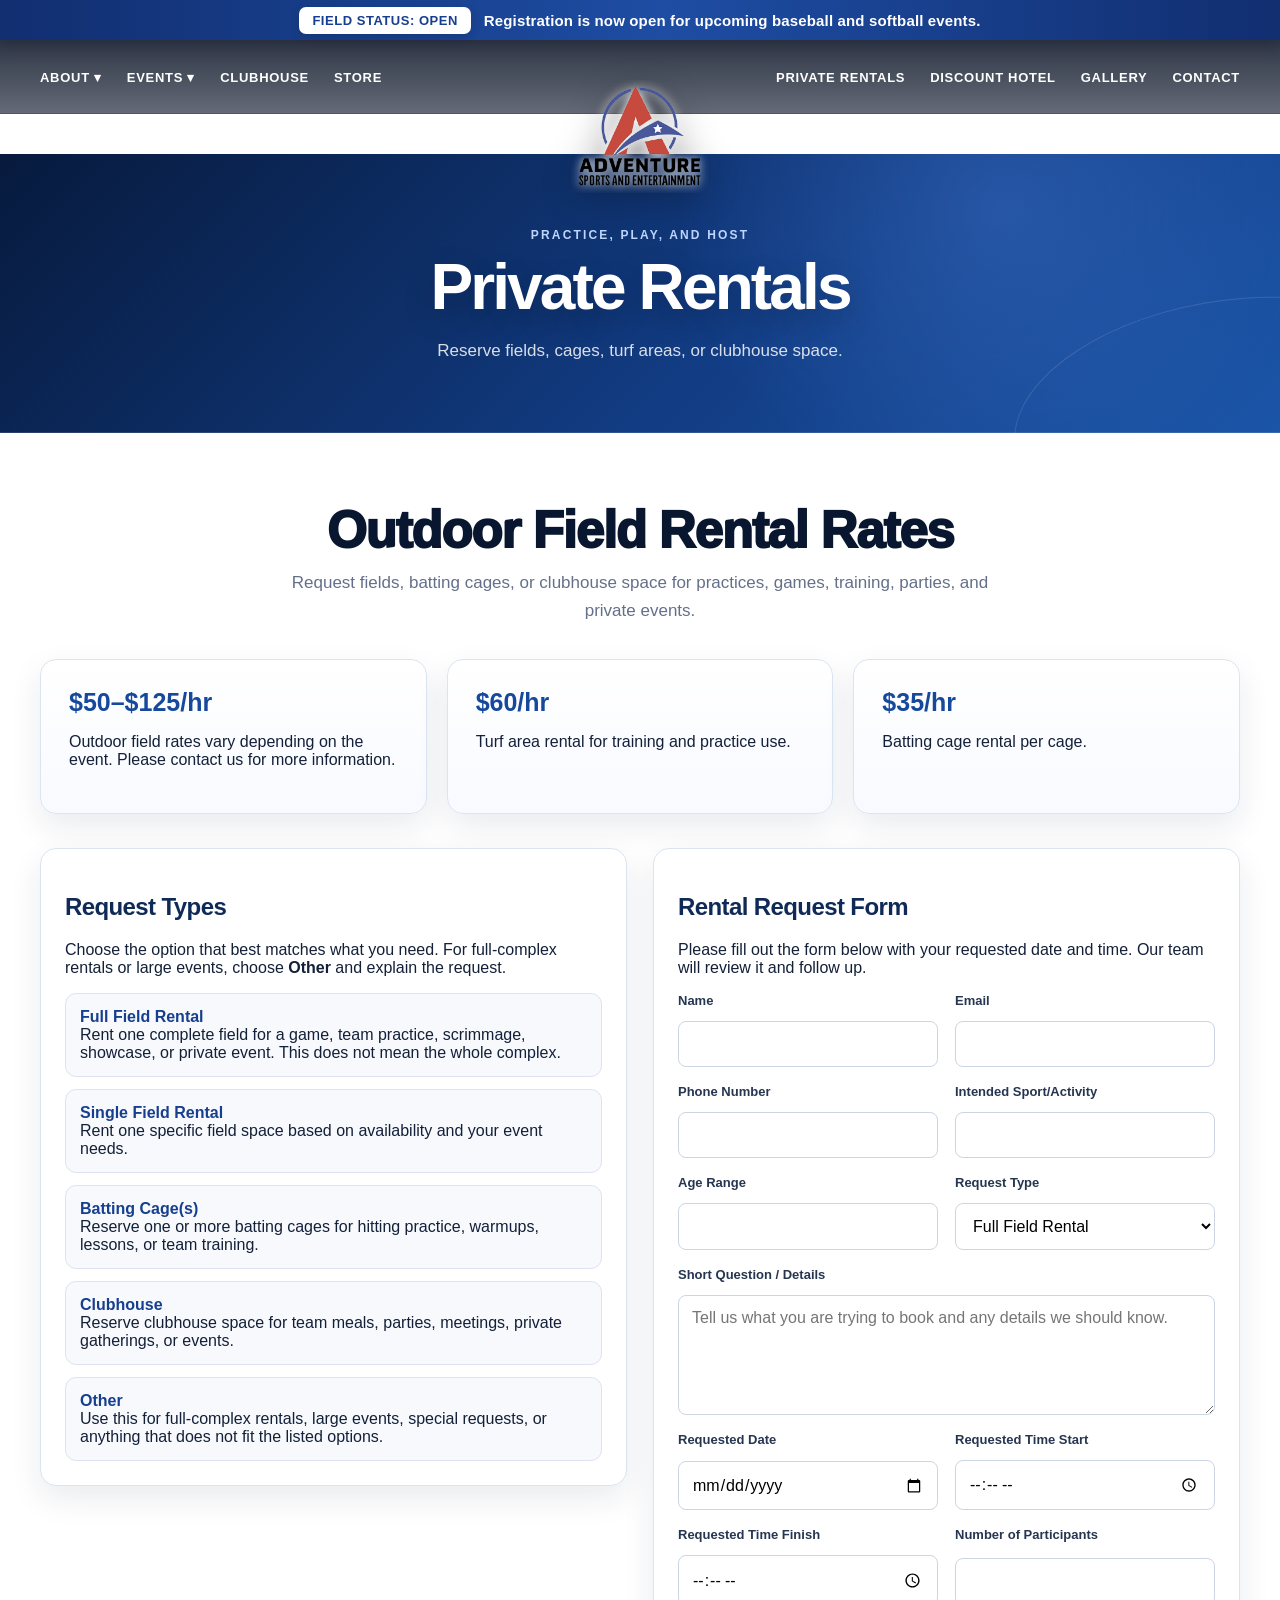
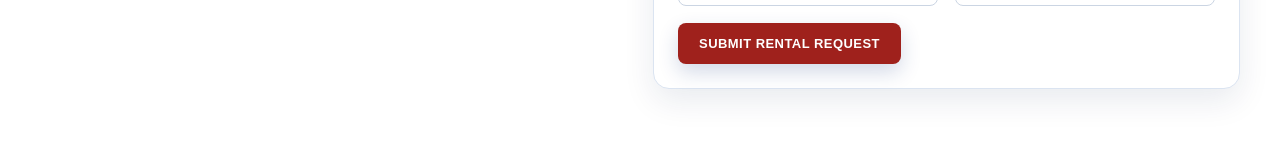
<file: private-rentals.html>
<!DOCTYPE html><html lang="en"><head>
<meta charset="UTF-8"><meta name="viewport" content="width=device-width, initial-scale=1.0">
<title>Private Rentals | Adventure Sports</title><link rel="stylesheet" href="/style.css">
<script src="https://identity.netlify.com/v1/netlify-identity-widget.js"></script>
</head><body onload="loadRentals()">
<div class="site-status-fixed">
  <div class="wrap status-inner">
    <span class="status-pill">Field Status: <span id="fixedFieldStatus">OPEN</span></span>
    <span id="fixedAnnouncement">Registration is now open for upcoming baseball and softball events.</span>
  </div>
</div>
<nav class="top-nav">
  <a class="nav-center-logo" href="/" title="Back to Home">
    <img src="/uploads/site/adventure-logo.png" alt="Adventure Sports and Entertainment">
  </a>

  <details class="mobile-menu">
    <summary>Menu</summary>
    <div class="mobile-menu-panel">
      <a href="/#about">About Adventure Sports</a>
      <a href="/safety-rules-refund.html#rules">Tournament & Facility Rules</a>
      <a href="/safety-rules-refund.html#refund">Refund Policy</a>
      <a href="/safety-rules-refund.html#waiver">Park Safety / Waiver</a>
      <a href="/events.html">Events</a>
      <a href="/events.html?category=Baseball">Baseball</a>
      <a href="/events.html?category=Softball">Softball</a>
      <a href="/events.html?category=Flag%20Football">Flag Football</a>
      <a href="/clubhouse.html">Clubhouse</a>
      <a href="https://www.clover.com/online-ordering/adventure-sports-enterta-jackson" target="_blank" rel="noopener">Store</a>
      <a href="/private-rentals.html">Private Rentals</a>
      <a href="#">Discount Hotel</a>
      <a href="/gallery.html">Gallery</a>
      <a href="/contact.html">Contact</a>
    </div>
  </details>

  <div class="wrap nav-inner">
    <div class="nav-group">
      <div class="dropdown nav-link"><a href="/#about">About ▾</a>
        <div class="dropdown-menu">
          <a href="/#about">About Adventure Sports</a>
          <a href="/safety-rules-refund.html#rules">Tournament & Facility Rules</a>
          <a href="/safety-rules-refund.html#refund">Refund Policy</a>
          <a href="/safety-rules-refund.html#waiver">Park Safety / Waiver</a>
        </div>
      </div>
      <div class="dropdown nav-link"><a href="/events.html">Events ▾</a>
        <div class="dropdown-menu">
          <a href="/events.html?category=Baseball">Baseball</a>
          <a href="/events.html?category=Softball">Softball</a>
          <a href="/events.html?category=Flag%20Football">Flag Football</a>
          <a href="/events.html?category=Camps">Camps</a>
          <a href="/events.html?category=Tournaments">Tournaments</a>
        </div>
      </div>
      <a class="nav-link" href="/clubhouse.html">Clubhouse</a>
      <a class="nav-link" href="https://www.clover.com/online-ordering/adventure-sports-enterta-jackson" target="_blank" rel="noopener">Store</a>
    </div>
    <div class="nav-group">
      <a class="nav-link" href="/private-rentals.html">Private Rentals</a>
      <a class="nav-link" href="#">Discount Hotel</a>
      <a class="nav-link" href="/gallery.html">Gallery</a>
      <a class="nav-link" href="/contact.html">Contact</a>
    </div>
  </div>
</nav>
<div class="page-spacer"></div>
<section class="page-hero compact-page-hero"><div class="wrap"><p class="page-kicker">Practice, play, and host</p><h1>Private Rentals</h1><p class="page-hero-subtitle">Reserve fields, cages, turf areas, or clubhouse space.</p></div></section>
<section class="page-section"><div class="wrap">
  <div class="section-head"><h2>Outdoor Field Rental Rates</h2><p>Request fields, batting cages, or clubhouse space for practices, games, training, parties, and private events.</p></div>
  <div class="rental-rate-grid">
    <div class="rate-card"><strong>$50–$125/hr</strong><p>Outdoor field rates vary depending on the event. Please contact us for more information.</p></div>
    <div class="rate-card"><strong>$60/hr</strong><p>Turf area rental for training and practice use.</p></div>
    <div class="rate-card"><strong>$35/hr</strong><p>Batting cage rental per cage.</p></div>
  </div>
  <div class="two-grid">
    <div class="card"><h2>Request Types</h2><p>Choose the option that best matches what you need. For full-complex rentals or large events, choose <b>Other</b> and explain the request.</p><div class="type-help" id="typeDescriptions"></div></div>
    <div class="card"><h2>Rental Request Form</h2><p>Please fill out the form below with your requested date and time. Our team will review it and follow up.</p>
      <form name="private-rental-request" method="POST" data-netlify="true" action="/thank-you.html">
        <input type="hidden" name="form-name" value="private-rental-request">
        <div class="form-grid">
          <div class="form-field"><label>Name</label><input name="name" required></div>
          <div class="form-field"><label>Email</label><input name="email" type="email" required></div>
          <div class="form-field"><label>Phone Number</label><input name="phone" required></div>
          <div class="form-field"><label>Intended Sport/Activity</label><input name="sport_activity"></div>
          <div class="form-field"><label>Age Range</label><input name="age_range"></div>
          <div class="form-field"><label>Request Type</label><select name="request_type"><option>Full Field Rental</option><option>Single Field Rental</option><option>Batting Cage(s)</option><option>Clubhouse</option><option>Other</option></select></div>
          <div class="form-field full"><label>Short Question / Details</label><textarea name="question" placeholder="Tell us what you are trying to book and any details we should know."></textarea></div>
          <div class="form-field"><label>Requested Date</label><input name="requested_date" type="date"></div>
          <div class="form-field"><label>Requested Time Start</label><input name="time_start" type="time"></div>
          <div class="form-field"><label>Requested Time Finish</label><input name="time_finish" type="time"></div>
          <div class="form-field"><label>Number of Participants</label><input name="participants" type="number"></div>
          <div class="full"><button class="btn red" type="submit">Submit Rental Request</button></div>
        </div>
      </form>
    </div>
  </div>
</div></section>
<script src="/app.js"></script>
</body></html>
</file>
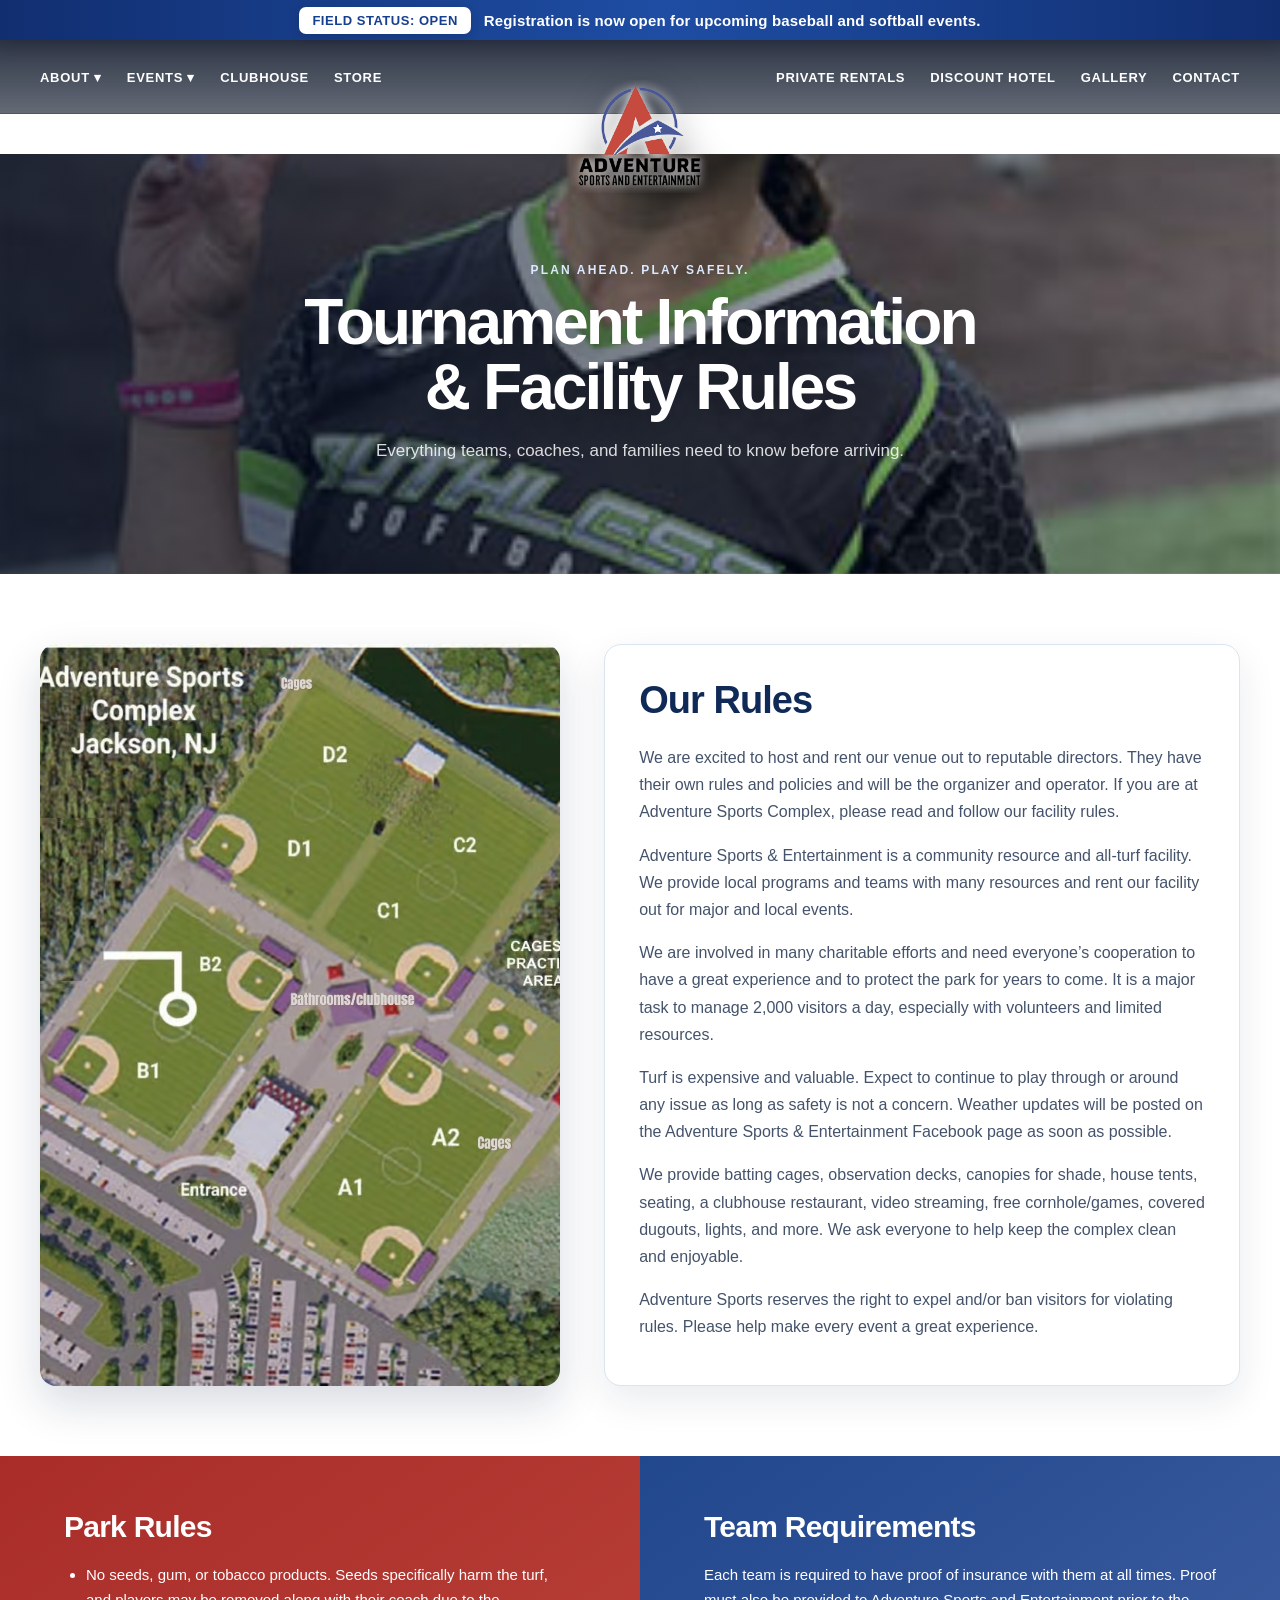
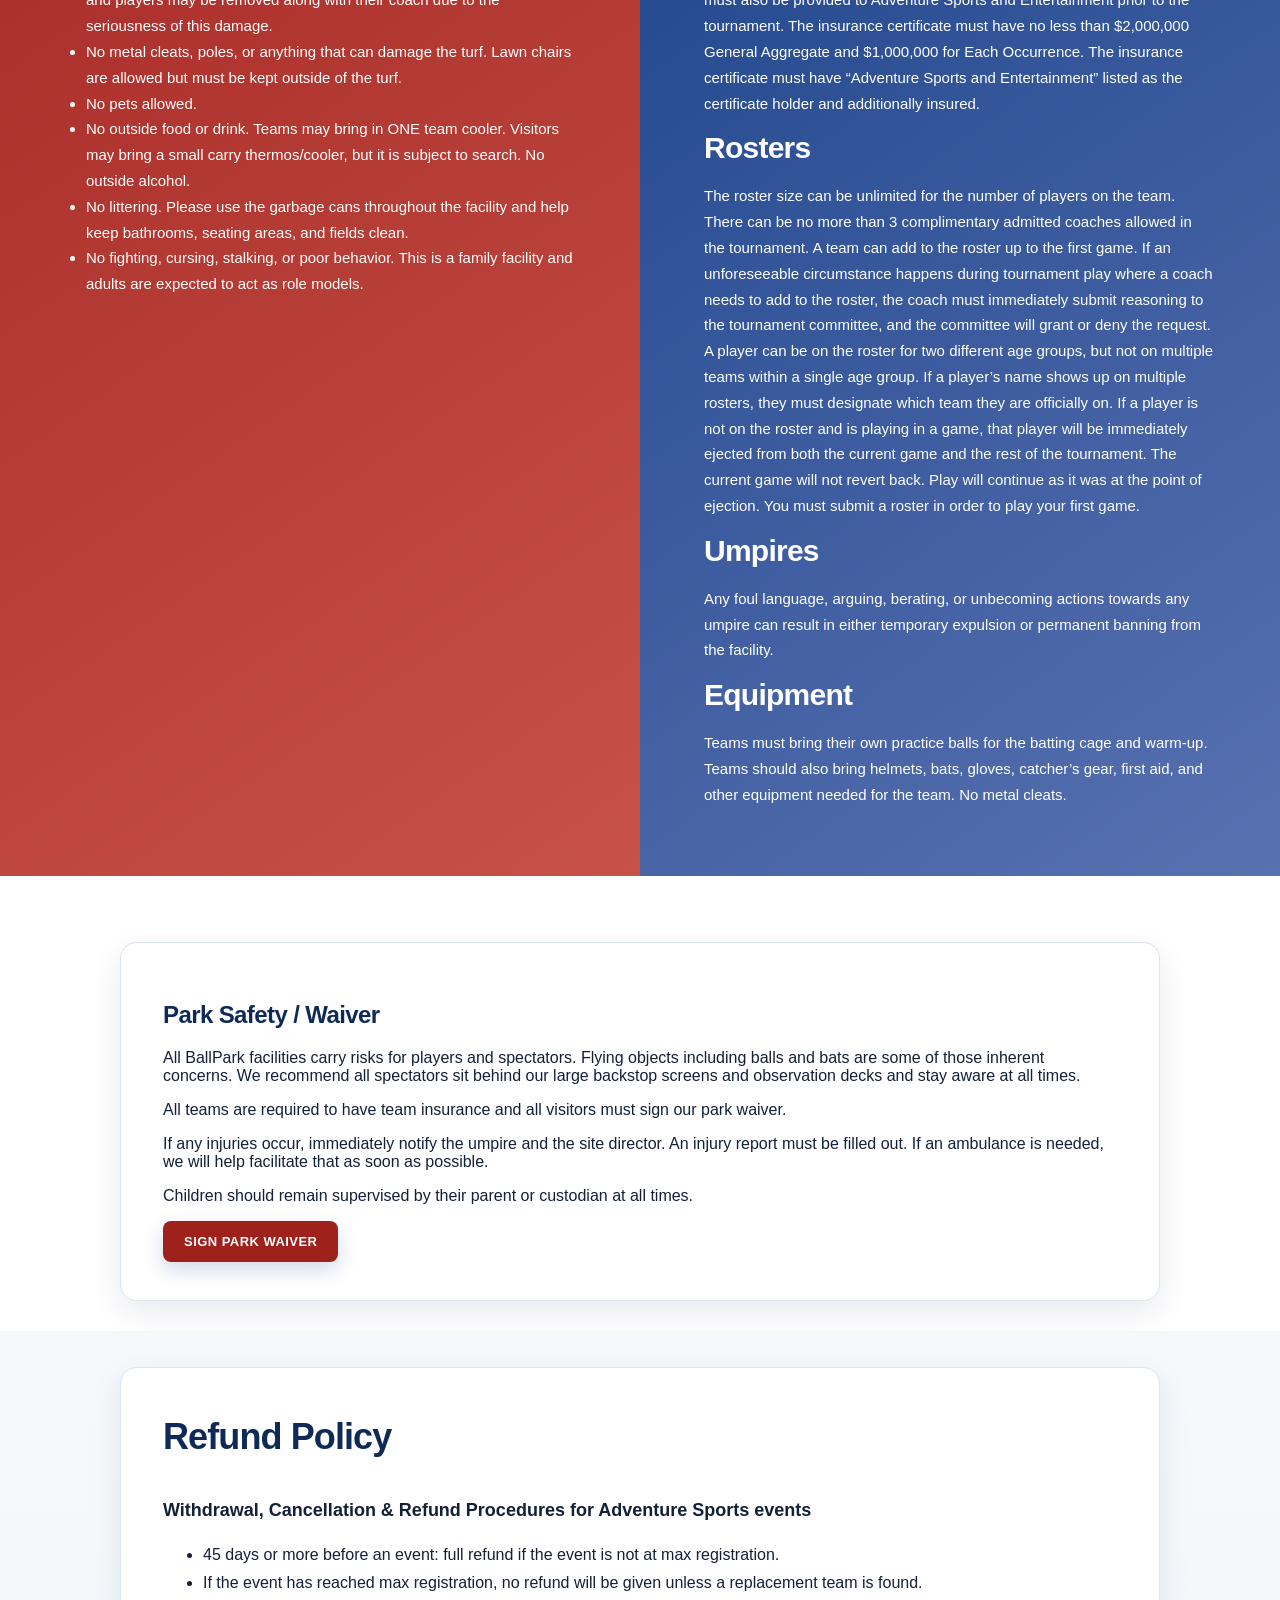
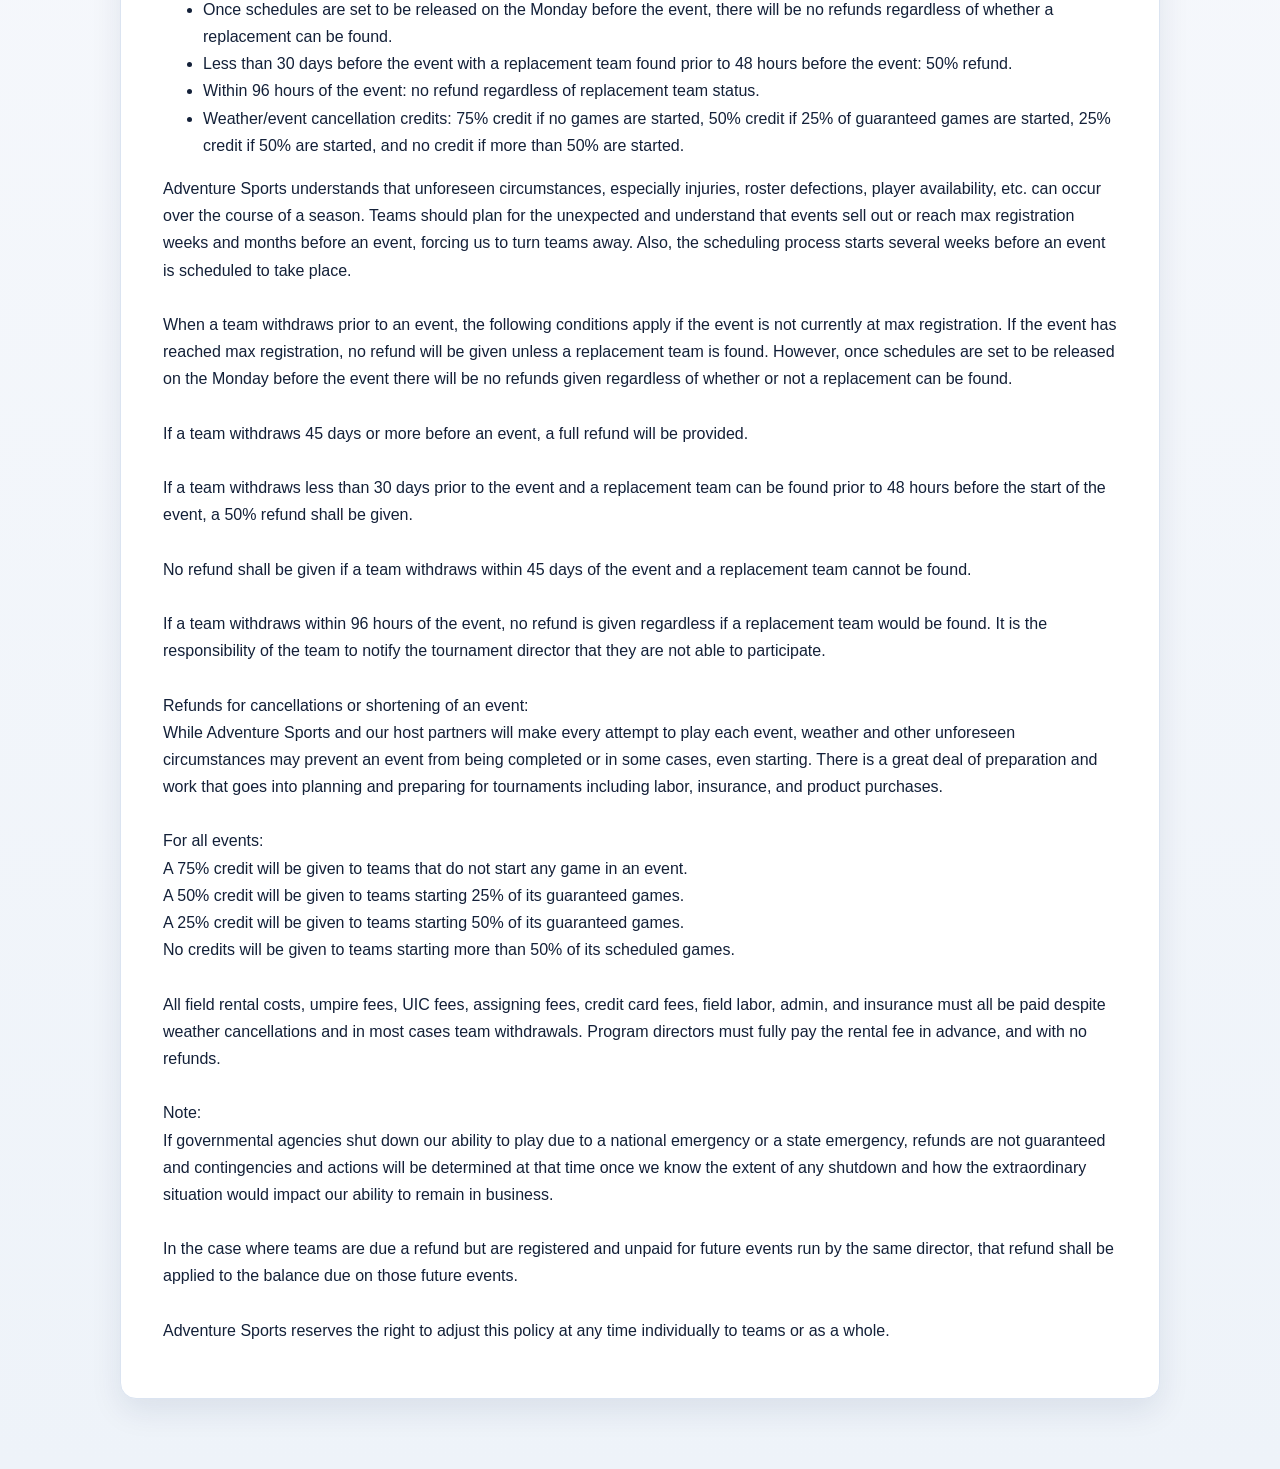
<file: safety-rules-refund.html>
<!DOCTYPE html><html lang="en"><head>
<meta charset="UTF-8"><meta name="viewport" content="width=device-width, initial-scale=1.0">
<title>Safety, Rules & Refund Policy | Adventure Sports</title><link rel="stylesheet" href="/style.css">
<script src="https://identity.netlify.com/v1/netlify-identity-widget.js"></script>
</head><body onload="loadSafety()">
<div class="site-status-fixed">
  <div class="wrap status-inner">
    <span class="status-pill">Field Status: <span id="fixedFieldStatus">OPEN</span></span>
    <span id="fixedAnnouncement">Registration is now open for upcoming baseball and softball events.</span>
  </div>
</div>
<nav class="top-nav">
  <a class="nav-center-logo" href="/" title="Back to Home">
    <img src="/uploads/site/adventure-logo.png" alt="Adventure Sports and Entertainment">
  </a>

  <details class="mobile-menu">
    <summary>Menu</summary>
    <div class="mobile-menu-panel">
      <a href="/#about">About Adventure Sports</a>
      <a href="/safety-rules-refund.html#rules">Tournament & Facility Rules</a>
      <a href="/safety-rules-refund.html#refund">Refund Policy</a>
      <a href="/safety-rules-refund.html#waiver">Park Safety / Waiver</a>
      <a href="/events.html">Events</a>
      <a href="/events.html?category=Baseball">Baseball</a>
      <a href="/events.html?category=Softball">Softball</a>
      <a href="/events.html?category=Flag%20Football">Flag Football</a>
      <a href="/clubhouse.html">Clubhouse</a>
      <a href="https://www.clover.com/online-ordering/adventure-sports-enterta-jackson" target="_blank" rel="noopener">Store</a>
      <a href="/private-rentals.html">Private Rentals</a>
      <a href="#">Discount Hotel</a>
      <a href="/gallery.html">Gallery</a>
      <a href="/contact.html">Contact</a>
    </div>
  </details>

  <div class="wrap nav-inner">
    <div class="nav-group">
      <div class="dropdown nav-link"><a href="/#about">About ▾</a>
        <div class="dropdown-menu">
          <a href="/#about">About Adventure Sports</a>
          <a href="/safety-rules-refund.html#rules">Tournament & Facility Rules</a>
          <a href="/safety-rules-refund.html#refund">Refund Policy</a>
          <a href="/safety-rules-refund.html#waiver">Park Safety / Waiver</a>
        </div>
      </div>
      <div class="dropdown nav-link"><a href="/events.html">Events ▾</a>
        <div class="dropdown-menu">
          <a href="/events.html?category=Baseball">Baseball</a>
          <a href="/events.html?category=Softball">Softball</a>
          <a href="/events.html?category=Flag%20Football">Flag Football</a>
          <a href="/events.html?category=Camps">Camps</a>
          <a href="/events.html?category=Tournaments">Tournaments</a>
        </div>
      </div>
      <a class="nav-link" href="/clubhouse.html">Clubhouse</a>
      <a class="nav-link" href="https://www.clover.com/online-ordering/adventure-sports-enterta-jackson" target="_blank" rel="noopener">Store</a>
    </div>
    <div class="nav-group">
      <a class="nav-link" href="/private-rentals.html">Private Rentals</a>
      <a class="nav-link" href="#">Discount Hotel</a>
      <a class="nav-link" href="/gallery.html">Gallery</a>
      <a class="nav-link" href="/contact.html">Contact</a>
    </div>
  </div>
</nav>
<div class="page-spacer"></div>
<section class="policy-hero" style="background-image:url('/uploads/home-slider/softball-player-smiling.jpg')"><div class="inner"><p class="page-kicker light-kicker">Plan ahead. Play safely.</p><h1>Tournament Information<br>& Facility Rules</h1><p class="policy-subtitle">Everything teams, coaches, and families need to know before arriving.</p></div></section>
<section class="page-section" id="rules"><div class="wrap"><div class="rules-layout"><div class="rules-map"><img src="/uploads/site/facility-map.jpg" alt="Adventure Sports facility map"></div><div class="rules-copy"><h2>Our Rules</h2><div id="rulesIntro"></div></div></div></div></section>
<section class="split-policy"><div class="split-red"><h2>Park Rules</h2><ul id="rulesList"></ul></div><div class="split-blue"><h2>Team Requirements</h2><p id="insurance"></p><h2>Rosters</h2><p id="rosters"></p><h2>Umpires</h2><p id="umpires"></p><h2>Equipment</h2><p id="equipment"></p></div></section>
<section class="page-section" id="waiver"><div class="wrap"><div class="card"><h2>Park Safety / Waiver</h2><div id="safetyList"></div><a class="btn red" id="waiverButton" target="_blank" rel="noopener">Sign Park Waiver</a></div></div></section>
<section class="page-section soft" id="refund"><div class="wrap"><div class="card refund-card"><h2>Refund Policy</h2><h3>Withdrawal, Cancellation & Refund Procedures for Adventure Sports events</h3><ul id="refundSummary"></ul><p id="refundDetails"></p></div></div></section>
<script src="/app.js"></script></body></html>
</file>
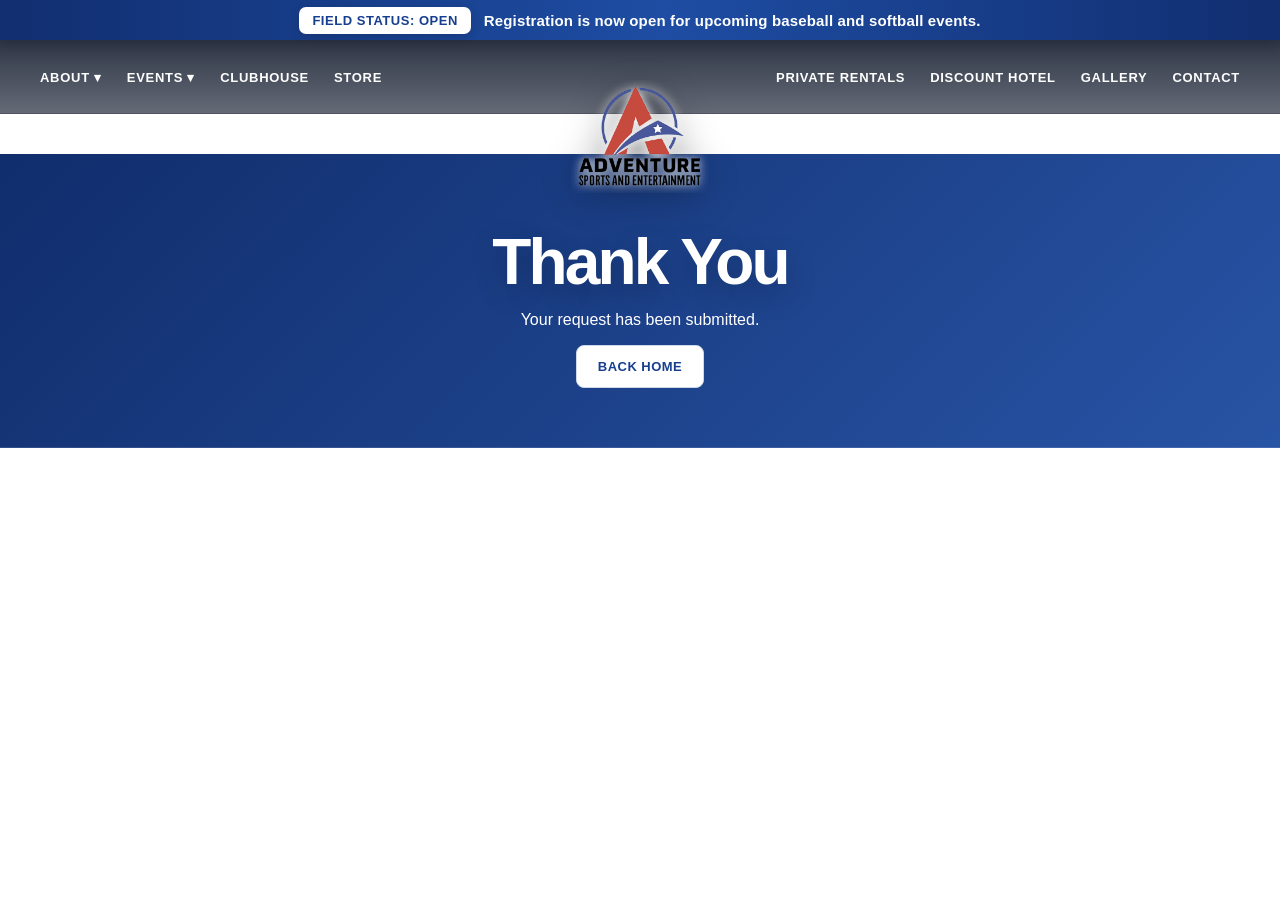
<file: thank-you.html>
<!DOCTYPE html><html><head><meta charset="UTF-8"><meta name="viewport" content="width=device-width, initial-scale=1"><title>Thank You</title><link rel="stylesheet" href="/style.css"></head><body><div class="site-status-fixed">
  <div class="wrap status-inner">
    <span class="status-pill">Field Status: <span id="fixedFieldStatus">OPEN</span></span>
    <span id="fixedAnnouncement">Registration is now open for upcoming baseball and softball events.</span>
  </div>
</div><nav class="top-nav">
  <a class="nav-center-logo" href="/" title="Back to Home">
    <img src="/uploads/site/adventure-logo.png" alt="Adventure Sports and Entertainment">
  </a>

  <details class="mobile-menu">
    <summary>Menu</summary>
    <div class="mobile-menu-panel">
      <a href="/#about">About Adventure Sports</a>
      <a href="/safety-rules-refund.html#rules">Tournament & Facility Rules</a>
      <a href="/safety-rules-refund.html#refund">Refund Policy</a>
      <a href="/safety-rules-refund.html#waiver">Park Safety / Waiver</a>
      <a href="/events.html">Events</a>
      <a href="/events.html?category=Baseball">Baseball</a>
      <a href="/events.html?category=Softball">Softball</a>
      <a href="/events.html?category=Flag%20Football">Flag Football</a>
      <a href="/clubhouse.html">Clubhouse</a>
      <a href="https://www.clover.com/online-ordering/adventure-sports-enterta-jackson" target="_blank" rel="noopener">Store</a>
      <a href="/private-rentals.html">Private Rentals</a>
      <a href="#">Discount Hotel</a>
      <a href="/gallery.html">Gallery</a>
      <a href="/contact.html">Contact</a>
    </div>
  </details>

  <div class="wrap nav-inner">
    <div class="nav-group">
      <div class="dropdown nav-link"><a href="/#about">About ▾</a>
        <div class="dropdown-menu">
          <a href="/#about">About Adventure Sports</a>
          <a href="/safety-rules-refund.html#rules">Tournament & Facility Rules</a>
          <a href="/safety-rules-refund.html#refund">Refund Policy</a>
          <a href="/safety-rules-refund.html#waiver">Park Safety / Waiver</a>
        </div>
      </div>
      <div class="dropdown nav-link"><a href="/events.html">Events ▾</a>
        <div class="dropdown-menu">
          <a href="/events.html?category=Baseball">Baseball</a>
          <a href="/events.html?category=Softball">Softball</a>
          <a href="/events.html?category=Flag%20Football">Flag Football</a>
          <a href="/events.html?category=Camps">Camps</a>
          <a href="/events.html?category=Tournaments">Tournaments</a>
        </div>
      </div>
      <a class="nav-link" href="/clubhouse.html">Clubhouse</a>
      <a class="nav-link" href="https://www.clover.com/online-ordering/adventure-sports-enterta-jackson" target="_blank" rel="noopener">Store</a>
    </div>
    <div class="nav-group">
      <a class="nav-link" href="/private-rentals.html">Private Rentals</a>
      <a class="nav-link" href="#">Discount Hotel</a>
      <a class="nav-link" href="/gallery.html">Gallery</a>
      <a class="nav-link" href="/contact.html">Contact</a>
    </div>
  </div>
</nav><div class="page-spacer"></div><section class="page-hero"><div class="wrap"><h1>Thank You</h1><p>Your request has been submitted.</p><a class="btn light" href="/">Back Home</a></div></section><script src="/app.js"></script></body></html>
</file>
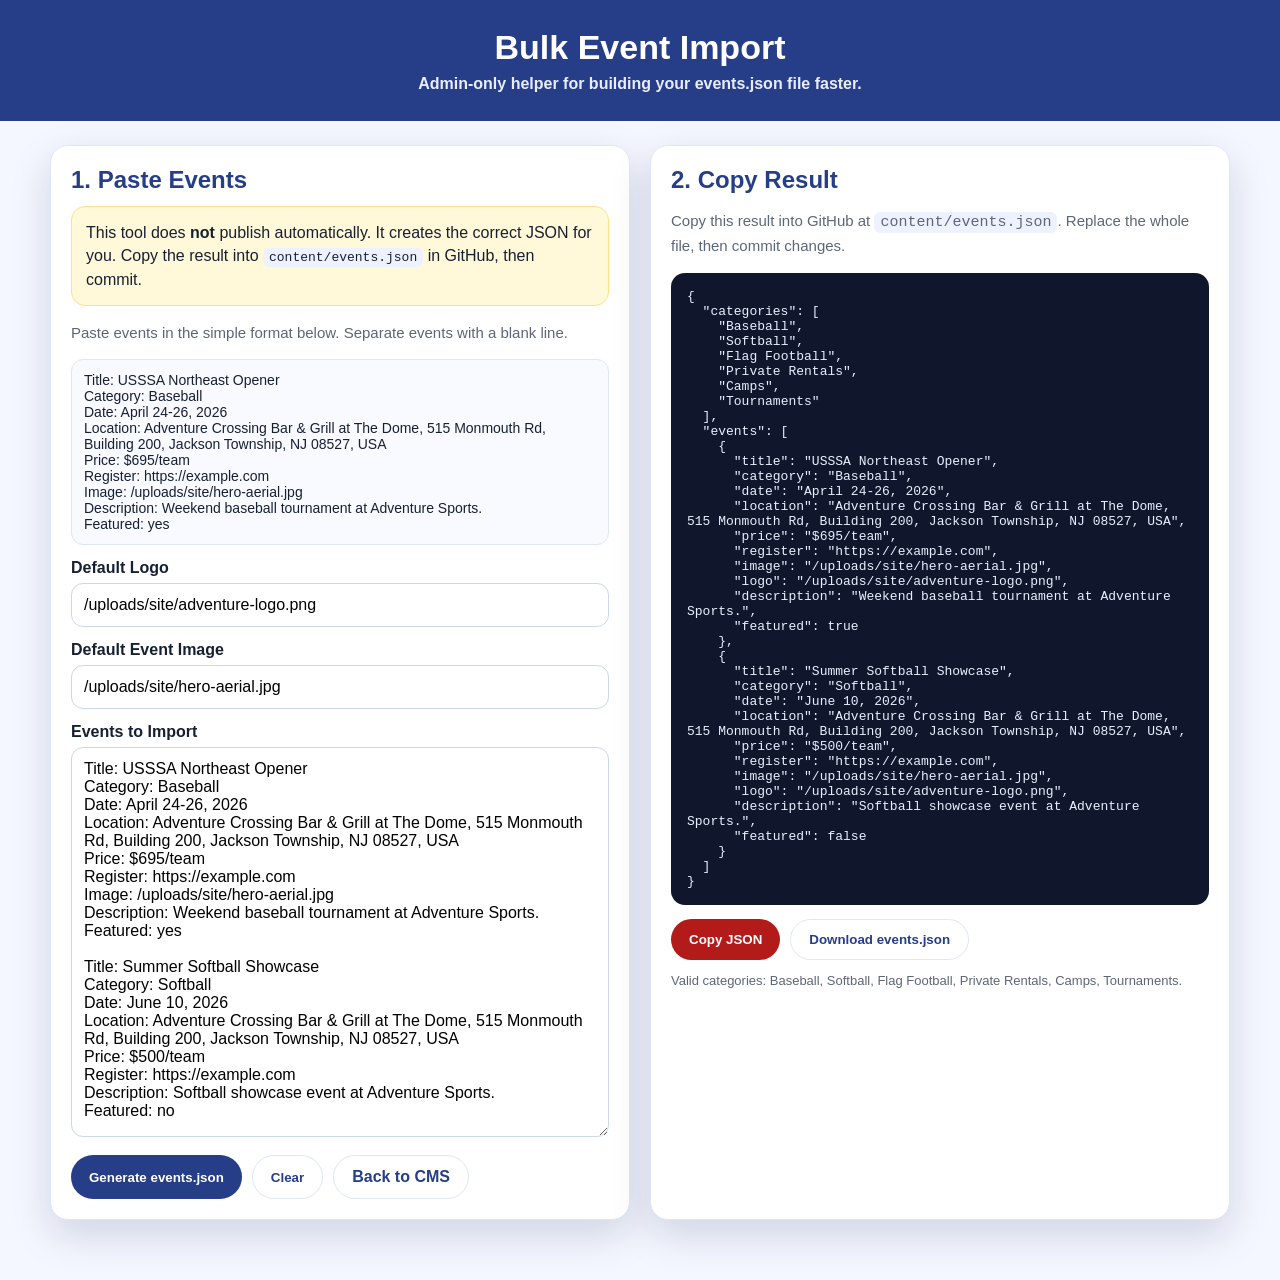
<file: admin/events-import.html>
<!DOCTYPE html>
<html lang="en">
<head>
  <meta charset="UTF-8" />
  <meta name="viewport" content="width=device-width, initial-scale=1.0" />
  <title>Bulk Event Import | Adventure Sports Admin</title>
  <script src="https://identity.netlify.com/v1/netlify-identity-widget.js"></script>
  <style>
    :root{
      --blue:#263e88;
      --red:#b31b1b;
      --text:#172033;
      --muted:#5d6678;
      --soft:#f4f7ff;
      --line:#dfe6f5;
      --shadow:0 15px 40px rgba(10,22,60,.15);
      font-family:Arial, Helvetica, sans-serif;
    }
    *{box-sizing:border-box}
    body{margin:0;background:var(--soft);color:var(--text)}
    header{background:var(--blue);color:#fff;padding:28px 20px;text-align:center}
    header h1{margin:0;font-size:34px}
    header p{margin:8px 0 0;color:#e9edff;font-weight:700}
    main{width:min(1180px,calc(100% - 28px));margin:24px auto 60px;display:grid;grid-template-columns:1fr 1fr;gap:20px}
    .card{background:#fff;border:1px solid var(--line);border-radius:18px;box-shadow:var(--shadow);padding:20px}
    h2{margin:0 0 12px;color:var(--blue)}
    textarea,input,select{width:100%;border:1px solid #cdd6eb;border-radius:12px;padding:12px;font:inherit}
    textarea{min-height:390px;resize:vertical}
    label{display:block;font-weight:900;margin:14px 0 6px}
    .btn-row{display:flex;gap:10px;flex-wrap:wrap;margin-top:14px}
    button,.btn{border:0;border-radius:999px;padding:12px 18px;font-weight:900;cursor:pointer;text-decoration:none;display:inline-flex;align-items:center;justify-content:center}
    button.primary{background:var(--blue);color:white}
    button.red{background:var(--red);color:white}
    button.light,.btn.light{background:#fff;color:var(--blue);border:1px solid var(--line)}
    .help{color:var(--muted);line-height:1.55;font-size:15px}
    pre{white-space:pre-wrap;word-break:break-word;background:#10172d;color:#e8f0ff;border-radius:14px;padding:16px;min-height:390px;max-height:650px;overflow:auto}
    .notice{background:#fff8d9;border:1px solid #ffe08a;border-radius:14px;padding:14px;line-height:1.45;margin-bottom:14px}
    .success{background:#eafaf1;border:1px solid #bfe9ce;color:#0c5a2a;border-radius:14px;padding:14px;margin-top:12px;display:none}
    .error{background:#ffecec;border:1px solid #ffb6b6;color:#8d1212;border-radius:14px;padding:14px;margin-top:12px;display:none}
    .small{font-size:13px;color:var(--muted)}
    code{background:#eef2ff;padding:2px 6px;border-radius:6px}
    .template{font-size:14px;background:#f8faff;border:1px solid var(--line);border-radius:12px;padding:12px;margin-top:10px}
    @media(max-width:900px){main{grid-template-columns:1fr}textarea,pre{min-height:300px}}
  </style>
</head>
<body>
  <header>
    <h1>Bulk Event Import</h1>
    <p>Admin-only helper for building your events.json file faster.</p>
  </header>

  <main>
    <section class="card">
      <h2>1. Paste Events</h2>
      <div class="notice">
        This tool does <b>not</b> publish automatically. It creates the correct JSON for you. Copy the result into <code>content/events.json</code> in GitHub, then commit.
      </div>

      <p class="help">
        Paste events in the simple format below. Separate events with a blank line.
      </p>

      <div class="template">Title: USSSA Northeast Opener<br>
Category: Baseball<br>
Date: April 24-26, 2026<br>
Location: Adventure Crossing Bar & Grill at The Dome, 515 Monmouth Rd, Building 200, Jackson Township, NJ 08527, USA<br>
Price: $695/team<br>
Register: https://example.com<br>
Image: /uploads/site/hero-aerial.jpg<br>
Description: Weekend baseball tournament at Adventure Sports.<br>
Featured: yes</div>

      <label for="defaultLogo">Default Logo</label>
      <input id="defaultLogo" value="/uploads/site/adventure-logo.png" />

      <label for="defaultImage">Default Event Image</label>
      <input id="defaultImage" value="/uploads/site/hero-aerial.jpg" />

      <label for="eventText">Events to Import</label>
      <textarea id="eventText" spellcheck="false">Title: USSSA Northeast Opener
Category: Baseball
Date: April 24-26, 2026
Location: Adventure Crossing Bar & Grill at The Dome, 515 Monmouth Rd, Building 200, Jackson Township, NJ 08527, USA
Price: $695/team
Register: https://example.com
Image: /uploads/site/hero-aerial.jpg
Description: Weekend baseball tournament at Adventure Sports.
Featured: yes

Title: Summer Softball Showcase
Category: Softball
Date: June 10, 2026
Location: Adventure Crossing Bar & Grill at The Dome, 515 Monmouth Rd, Building 200, Jackson Township, NJ 08527, USA
Price: $500/team
Register: https://example.com
Description: Softball showcase event at Adventure Sports.
Featured: no</textarea>

      <div class="btn-row">
        <button class="primary" onclick="generateJSON()">Generate events.json</button>
        <button class="light" onclick="clearInput()">Clear</button>
        <a class="btn light" href="/admin/">Back to CMS</a>
      </div>

      <div id="err" class="error"></div>
    </section>

    <section class="card">
      <h2>2. Copy Result</h2>
      <p class="help">
        Copy this result into GitHub at <code>content/events.json</code>. Replace the whole file, then commit changes.
      </p>

      <pre id="output">// Your generated events.json will appear here.</pre>

      <div class="btn-row">
        <button class="red" onclick="copyOutput()">Copy JSON</button>
        <button class="light" onclick="downloadJSON()">Download events.json</button>
      </div>

      <div id="ok" class="success">Copied!</div>

      <p class="small">
        Valid categories: Baseball, Softball, Flag Football, Private Rentals, Camps, Tournaments.
      </p>
    </section>
  </main>

  <script>
    const categories = ["Baseball","Softball","Flag Football","Private Rentals","Camps","Tournaments"];

    function parseBool(value){
      return /^(yes|true|y|1|featured)$/i.test(String(value || "").trim());
    }

    function normalizeKey(k){
      return String(k || "").trim().toLowerCase().replace(/[^a-z]/g,"");
    }

    function parseBlocks(text){
      return text
        .split(/\n\s*\n/g)
        .map(b => b.trim())
        .filter(Boolean);
    }

    function parseEvent(block, defaults){
      const lines = block.split(/\n/).map(l => l.trim()).filter(Boolean);
      const data = {};
      let lastKey = null;

      for (const line of lines){
        const match = line.match(/^([^:]+):\s*(.*)$/);
        if (match){
          lastKey = normalizeKey(match[1]);
          data[lastKey] = match[2].trim();
        } else if (lastKey) {
          data[lastKey] += "\\n" + line;
        }
      }

      const title = data.title || data.event || data.name;
      if (!title) throw new Error("One event is missing a Title.");

      const rawCategory = data.category || data.sport || "Tournaments";
      const category = categories.find(c => c.toLowerCase() === rawCategory.toLowerCase()) || rawCategory;

      if (!categories.includes(category)){
        throw new Error(`Invalid category "${rawCategory}" for "${title}". Use: ${categories.join(", ")}`);
      }

      return {
        title,
        category,
        date: data.date || data.datetime || "Date TBD",
        location: data.location || "Adventure Crossing Bar & Grill at The Dome, 515 Monmouth Rd, Building 200, Jackson Township, NJ 08527, USA",
        price: data.price || "See registration page",
        register: data.register || data.registration || data.link || "",
        image: data.image || defaults.image,
        logo: data.logo || defaults.logo,
        description: data.description || data.desc || "",
        featured: parseBool(data.featured || data.homepage || "no")
      };
    }

    function generateJSON(){
      const err = document.getElementById("err");
      err.style.display = "none";
      try{
        const defaults = {
          logo: document.getElementById("defaultLogo").value.trim() || "/uploads/site/adventure-logo.png",
          image: document.getElementById("defaultImage").value.trim() || "/uploads/site/hero-aerial.jpg"
        };

        const blocks = parseBlocks(document.getElementById("eventText").value);
        if (!blocks.length) throw new Error("Paste at least one event.");

        const events = blocks.map(block => parseEvent(block, defaults));
        const result = {
          categories,
          events
        };

        document.getElementById("output").textContent = JSON.stringify(result, null, 2);
      }catch(e){
        err.textContent = e.message;
        err.style.display = "block";
      }
    }

    async function copyOutput(){
      const txt = document.getElementById("output").textContent;
      if (!txt || txt.startsWith("//")) return;
      await navigator.clipboard.writeText(txt);
      const ok = document.getElementById("ok");
      ok.style.display = "block";
      setTimeout(() => ok.style.display = "none", 1600);
    }

    function downloadJSON(){
      const txt = document.getElementById("output").textContent;
      if (!txt || txt.startsWith("//")) return;
      const blob = new Blob([txt], {type:"application/json"});
      const a = document.createElement("a");
      a.href = URL.createObjectURL(blob);
      a.download = "events.json";
      a.click();
      URL.revokeObjectURL(a.href);
    }

    function clearInput(){
      document.getElementById("eventText").value = "";
      document.getElementById("output").textContent = "// Your generated events.json will appear here.";
    }

    generateJSON();
  </script>
</body>
</html>
</file>
<file: style.css>
:root{
  --blue:#263e88;
  --blue-dark:#15265d;
  --blue-mid:#415aa5;
  --red:#c9473f;
  --red-dark:#9b130f;
  --navy:#10172d;
  --white:#fff;
  --text:#172033;
  --muted:#5d6678;
  --soft:#f4f7ff;
  --line:#dfe6f5;
  --yellow:#fff200;
  --shadow:0 15px 40px rgba(10,22,60,.18);
  --max:1160px;
  --radius:18px;
  font-family: Arial, Helvetica, sans-serif;
}
*{box-sizing:border-box}
html{scroll-behavior:smooth}
body{margin:0;color:var(--text);background:#fff;padding-top:38px}
a{color:inherit;text-decoration:none}
img{max-width:100%;display:block}
.wrap{width:min(var(--max),calc(100% - 32px));margin:auto}
.btn{display:inline-flex;align-items:center;justify-content:center;gap:8px;padding:13px 20px;border-radius:9px;background:var(--blue);color:#fff;font-weight:900;border:0;box-shadow:0 8px 18px rgba(38,62,136,.22);cursor:pointer}
.btn:hover{background:#1b2d68}
.btn.red{background:var(--red-dark)}
.btn.light{background:#fff;color:var(--blue);border:1px solid var(--line)}
.site-status-fixed{position:fixed;top:0;left:0;right:0;z-index:10000;background:var(--blue);color:white;font-weight:900;font-size:15px;box-shadow:0 5px 16px rgba(0,0,0,.22)}
.status-inner{min-height:38px;display:flex;align-items:center;justify-content:center;gap:16px;flex-wrap:wrap;text-align:center}
.status-pill{background:#fff;color:var(--blue);border-radius:999px;padding:6px 12px}
.top-nav{position:fixed;top:38px;left:0;right:0;height:76px;background:rgba(0,0,0,.42);z-index:9000;color:#fff;font-weight:900}
.nav-inner{height:76px;display:flex;align-items:center;justify-content:space-between;gap:16px;position:relative}
.nav-group{display:flex;align-items:center;gap:22px}
.nav-link{position:relative;font-size:15px;text-shadow:0 2px 7px rgba(0,0,0,.65)}
.nav-link:hover{color:var(--yellow)}
.nav-center-logo{position:fixed;top:42px;left:50%;transform:translateX(-50%);z-index:9500;display:block;width:130px;text-align:center}
.nav-center-logo img{width:130px;height:auto;display:block;filter:drop-shadow(0 6px 12px rgba(0,0,0,.45));transition:.2s ease}
.nav-center-logo:hover img{transform:scale(1.04)}
.dropdown{position:relative}
.dropdown-menu{display:none;position:absolute;top:100%;left:0;min-width:230px;background:#fff;color:#151b2e;box-shadow:0 15px 40px rgba(0,0,0,.24);border-radius:14px;padding:12px 0;z-index:10001;text-shadow:none;overflow:hidden}
.dropdown:hover .dropdown-menu{display:block}
.dropdown-menu a{display:block;padding:13px 22px;font-size:16px;font-weight:900;color:#151b2e;border:0;border-radius:0}
.dropdown-menu a:hover{background:#f4f7ff;color:var(--blue)}
.hero{min-height:92vh;position:relative;overflow:hidden;color:#fff;background-size:cover;background-position:center}
.hero::before{content:"";position:absolute;inset:0;background:linear-gradient(rgba(0,0,0,.25),rgba(0,0,0,.36));z-index:1}
.hero-content{position:relative;z-index:5;text-align:center;padding-top:150px}
h1{font-size:clamp(42px,5vw,72px);line-height:1.05;margin:12px auto 28px;color:#fff;text-shadow:0 5px 12px rgba(0,0,0,.72);letter-spacing:.5px}
.slider-window{width:100%;overflow:hidden;margin:0 auto}
.slider-track{display:flex;gap:14px;width:max-content;animation:slide 42s linear infinite;padding:0 10px}
.slider-window:hover .slider-track{animation-play-state:paused}
.slide-card{height:285px;width:285px;flex:0 0 auto;border-radius:16px;overflow:hidden;box-shadow:0 14px 32px rgba(0,0,0,.35);border:1px solid rgba(255,255,255,.28)}
.slide-card img{width:100%;height:100%;object-fit:cover}
@keyframes slide{from{transform:translateX(0)}to{transform:translateX(-50%)}}
.hero-cta{display:inline-block;margin-top:16px;color:var(--yellow);font-size:clamp(26px,3vw,40px);font-weight:950;text-shadow:0 4px 12px rgba(0,0,0,.82)}
.down-arrow{margin:8px auto 0;width:56px;height:56px;border-radius:50%;background:#fff;color:#624d50;display:grid;place-items:center;font-size:34px;font-weight:950;box-shadow:0 8px 18px rgba(0,0,0,.25)}
.clouds{position:absolute;left:-5%;right:-5%;bottom:-74px;height:190px;z-index:6;pointer-events:none}
.cloud{position:absolute;bottom:0;background:white;border-radius:999px 999px 0 0}
.cloud-base{position:absolute;left:0;right:0;bottom:0;height:78px;background:#fff}
.c1{width:220px;height:120px;left:0}.c2{width:165px;height:110px;left:130px;bottom:16px}.c3{width:180px;height:90px;left:285px;bottom:-4px}.c4{width:260px;height:126px;left:430px}.c5{width:190px;height:115px;left:640px;bottom:20px}.c6{width:255px;height:140px;right:380px;bottom:14px}.c7{width:215px;height:110px;right:230px}.c8{width:340px;height:130px;right:-10px}
.section{padding:66px 0}
.section.compact{padding:46px 0}
.section.blue{background:var(--blue);color:#fff}
.section.soft{background:var(--soft)}
.section-head{text-align:center;margin-bottom:30px}
.section-head h2{font-size:clamp(34px,4vw,52px);margin:0 0 10px;color:var(--blue);font-weight:950}
.section.blue .section-head h2{color:white}
.section-head p{font-size:19px;color:var(--muted);margin:0 auto;max-width:860px;line-height:1.55}
.section.blue .section-head p{color:#e9edff}
.about-card{text-align:center;max-width:920px;margin:0 auto}
.about-card h2{font-size:clamp(32px,4vw,50px);color:var(--blue);margin:0 0 20px}
.divider{height:1px;background:#222;width:min(700px,80%);margin:20px auto 30px}
.about-card p{font-size:22px;line-height:1.6;color:#4c4f5b}
.social-row{display:grid;grid-template-columns:1fr 1fr;gap:24px;max-width:650px;margin:34px auto 0}
.social-box strong{display:block;font-size:20px;margin-bottom:10px}
.icon-square{width:58px;height:58px;margin:auto;border-radius:0;background:var(--blue);display:grid;place-items:center;color:#fff;font-size:30px;font-weight:950}
.icon-square.red{background:#b00000}
.quick-buttons{display:flex;justify-content:center;gap:14px;flex-wrap:wrap;margin-top:30px}
.info-card-grid{display:grid;grid-template-columns:repeat(3,1fr);gap:20px}
.info-mini-card{background:#fff;border:1px solid var(--line);border-radius:18px;box-shadow:var(--shadow);padding:24px;min-height:160px}
.info-mini-card h3{margin:0 0 10px;color:var(--blue);font-size:24px}
.info-mini-card p{color:var(--muted);line-height:1.55;margin:0}
.visit-list{display:grid;grid-template-columns:repeat(2,1fr);gap:12px;max-width:900px;margin:0 auto}
.visit-item{background:#fff;border:1px solid var(--line);border-radius:14px;padding:16px 18px;font-weight:800;box-shadow:0 8px 18px rgba(10,22,60,.08)}
.visit-item::before{content:"✓";color:var(--blue);font-weight:950;margin-right:8px}
.why-grid{display:grid;grid-template-columns:repeat(4,1fr);gap:18px}
.why-card{background:rgba(255,255,255,.12);border:1px solid rgba(255,255,255,.24);border-radius:18px;padding:22px;color:#fff;font-weight:800;line-height:1.5}
.register-title{text-align:center;color:#a40000;font-size:clamp(36px,4vw,52px);font-weight:950;margin:0 0 28px}
.category-grid{display:grid;grid-template-columns:repeat(3,1fr);gap:24px}
.category-card{height:210px;position:relative;border-radius:4px;overflow:hidden;box-shadow:var(--shadow);border:2px solid rgba(255,255,255,.8)}
.category-card img{width:100%;height:100%;object-fit:cover;filter:brightness(.72)}
.category-card span{position:absolute;left:22px;bottom:22px;color:#fff;font-size:35px;line-height:1.1;font-weight:950;text-shadow:0 4px 10px rgba(0,0,0,.7)}
.event-shell{display:grid;grid-template-columns:1fr;gap:18px}
.feature-card{background:#fff;border-radius:18px;box-shadow:var(--shadow);padding:20px;display:grid;grid-template-columns:130px 1fr auto;gap:20px;align-items:center;border:1px solid var(--line)}
.feature-card img{width:120px;height:90px;object-fit:contain}
.feature-card h3{margin:0 0 10px;font-size:22px}
.feature-card p{margin:4px 0;color:#444}
.show-more{text-align:center;margin-top:12px}
.location-grid{display:grid;grid-template-columns:.35fr .65fr;gap:18px;align-items:stretch}
.location-card{background:#33478e;color:#fff;padding:34px;text-align:center}
.location-card h3{font-size:33px;margin:0 0 22px}.location-card p{font-size:20px;line-height:1.45;font-weight:800}
.map iframe{width:100%;height:430px;border:0;display:block}
.parking-note{background:#fff;color:var(--text);padding:16px;border-radius:12px;margin-top:18px;text-align:left;line-height:1.5}
.resource-grid{display:grid;grid-template-columns:repeat(7,1fr);gap:26px;align-items:center}
.resource-grid a{display:grid;place-items:center;height:90px;border-radius:10px;transition:.2s}
.resource-grid a:hover{transform:translateY(-4px);box-shadow:var(--shadow)}
.resource-grid img{max-height:72px;max-width:135px;object-fit:contain}
.footer-social{background:#1e2b5e;color:#6d8df0;text-align:center;padding:54px 0;font-size:26px;font-weight:950}
.footer-main{background:linear-gradient(180deg,#6a231c,#5a1d17);color:#fff;padding:44px 0}
.footer-grid{display:grid;grid-template-columns:1fr 1fr 1fr;gap:24px;align-items:center}
.footer-logo{max-width:150px;margin-left:auto;filter:brightness(0) invert(1)}
.footer-main a{color:var(--yellow);font-weight:900}
.page-spacer{height:114px}
.page-hero{background:var(--blue);color:#fff;padding:70px 0 55px;text-align:center}
.page-hero h1{margin:0;color:#fff;font-size:clamp(40px,5vw,64px)}
.page-hero .hero-logo{width:130px;margin:0 auto 14px}
.page-section{padding:60px 0}
.card{background:#fff;border:1px solid var(--line);border-radius:18px;box-shadow:var(--shadow);padding:24px}
.two-grid{display:grid;grid-template-columns:1fr 1fr;gap:24px}
.photo-grid{display:grid;grid-template-columns:repeat(3,1fr);gap:18px}
.photo-grid img{width:100%;height:250px;object-fit:cover;border-radius:14px;box-shadow:var(--shadow)}
.gallery-photos-only{display:grid;grid-template-columns:repeat(3,1fr);gap:18px}
.gallery-photos-only img{width:100%;height:285px;object-fit:cover;border-radius:16px;box-shadow:var(--shadow)}
.form-grid{display:grid;grid-template-columns:repeat(2,1fr);gap:16px}
.form-grid .full{grid-column:1/-1}
input,select,textarea{width:100%;padding:13px;border:1px solid #cfd6e6;border-radius:10px;font:inherit}
textarea{min-height:120px}
label{font-weight:800;color:#334;margin-bottom:4px;display:block}
.form-field{display:grid;gap:6px}
.rental-rate-grid{display:grid;grid-template-columns:repeat(3,1fr);gap:18px;margin:22px 0}
.rate-card{background:#fff;border:1px solid var(--line);border-radius:18px;box-shadow:var(--shadow);padding:22px}
.rate-card strong{display:block;font-size:24px;color:var(--blue);margin-bottom:8px}
.type-help{display:grid;gap:12px;margin-top:16px}
.type-help-item{border:1px solid var(--line);border-radius:14px;padding:14px;background:#f8faff}
.type-help-item b{color:var(--blue)}
.policy-hero{min-height:440px;background-size:cover;background-position:center;position:relative;display:grid;place-items:center;text-align:center;color:#fff;margin-top:0}
.policy-hero:before{content:"";position:absolute;inset:0;background:rgba(0,0,0,.34)}
.policy-hero .inner{position:relative;z-index:2}
.policy-hero .hero-logo{width:120px;margin:0 auto 12px}
.policy-hero h1{font-size:clamp(38px,4vw,60px)}
.wave-bottom{height:36px;background:radial-gradient(22px 16px at 20px 0, transparent 20px, white 21px) repeat-x;background-size:44px 36px;margin-top:-35px;position:relative;z-index:4}
.rules-layout{display:grid;grid-template-columns:.9fr 1.1fr;gap:36px;align-items:start}
.rules-map{border-radius:20px;box-shadow:var(--shadow);overflow:hidden}
.rules-copy h2{font-size:42px;color:var(--text)}
.split-policy{display:grid;grid-template-columns:1fr 1fr}
.split-policy>div{padding:44px;color:#fff}
.split-red{background:#bb5145}.split-blue{background:#4b5f9e}
.split-policy h2{font-size:32px;margin-top:0}
.split-policy p,.split-policy li{line-height:1.55;font-size:15px}
.refund-card{max-width:980px;margin:0 auto;line-height:1.7;font-size:17px}
.refund-card h2{color:var(--blue);font-size:36px}.refund-card p{white-space:pre-line}
.contact-grid{display:grid;grid-template-columns:.9fr 1.1fr;gap:24px}
.contact-card h3{font-size:30px;color:var(--blue);margin-top:0}
@media(max-width:1050px){
  .nav-center-logo{position:fixed;top:43px;width:92px}.nav-center-logo img{width:92px}
  .nav-group{gap:12px}.nav-link{font-size:13px}
}
@media(max-width:900px){
  body{padding-top:50px}
  .site-status-fixed{font-size:13px}.status-inner{min-height:50px}
  .top-nav{top:50px;height:auto;position:fixed;background:rgba(0,0,0,.75)}
  .nav-inner{height:auto;min-height:82px;flex-direction:column;justify-content:center;padding:46px 0 10px}
  .nav-center-logo{top:54px;width:86px}.nav-center-logo img{width:86px}
  .nav-group{flex-wrap:wrap;justify-content:center}
  .hero{min-height:820px}
  .hero-content{padding-top:150px}
  .slide-card{width:220px;height:220px}
  .info-card-grid,.category-grid,.photo-grid,.gallery-photos-only{grid-template-columns:1fr 1fr}
  .why-grid{grid-template-columns:1fr 1fr}
  .visit-list,.location-grid,.two-grid,.contact-grid,.rental-rate-grid,.rules-layout,.split-policy{grid-template-columns:1fr}
  .resource-grid{grid-template-columns:repeat(3,1fr)}
  .feature-card{grid-template-columns:1fr;text-align:center}.feature-card img{margin:auto}
  .footer-grid{grid-template-columns:1fr;text-align:center}.footer-logo{margin:auto}
}
@media(max-width:620px){
  .hero{min-height:760px}
  .hero-content{padding-top:170px}
  h1{font-size:36px}
  .hero-cta{font-size:25px}
  .slide-card{width:190px;height:210px}
  .info-card-grid,.category-grid,.photo-grid,.gallery-photos-only,.why-grid,.form-grid,.social-row{grid-template-columns:1fr}
  .resource-grid{grid-template-columns:repeat(2,1fr)}
  .category-card{height:185px}
  .category-card span{font-size:28px}
}

/* v7 recovery: safe desktop + mobile fixes */
.hero{
  background-image:
    linear-gradient(rgba(0,0,0,.25),rgba(0,0,0,.35)),
    url('/uploads/site/hero-aerial.jpg');
  background-color:#1f2f5f;
}

.mobile-menu{display:none}

.dropdown-menu{
  min-width:230px !important;
  padding:12px 0 !important;
  border-radius:14px !important;
  border:0 !important;
  box-shadow:0 15px 40px rgba(0,0,0,.24) !important;
  overflow:hidden;
}
.dropdown-menu a{
  border:0 !important;
  padding:13px 22px !important;
  font-size:16px !important;
  font-weight:900 !important;
  color:#151b2e !important;
}
.dropdown-menu a:hover{
  background:#f4f7ff !important;
  color:var(--blue) !important;
}

@media(max-width:900px){
  body{
    padding-top:104px !important;
    overflow-x:hidden;
  }

  .site-status-fixed{
    min-height:52px !important;
    font-size:13px !important;
    padding:6px 0 !important;
  }

  .site-status-fixed .status-inner{
    min-height:40px !important;
    gap:7px !important;
    line-height:1.2 !important;
    padding:0 10px !important;
  }

  .status-pill{
    padding:6px 12px !important;
    font-size:13px !important;
  }

  .top-nav{
    top:52px !important;
    height:58px !important;
    min-height:58px !important;
    background:rgba(0,0,0,.72) !important;
    backdrop-filter:blur(8px);
  }

  .nav-inner{
    display:none !important;
  }

  .nav-center-logo{
    position:fixed !important;
    top:58px !important;
    left:14px !important;
    transform:none !important;
    width:82px !important;
    z-index:10020 !important;
  }

  .nav-center-logo img{
    width:82px !important;
    height:auto !important;
    display:block !important;
  }

  .mobile-menu{
    display:block !important;
    position:fixed !important;
    right:14px !important;
    top:60px !important;
    z-index:10030 !important;
    font-family:Arial, Helvetica, sans-serif;
  }

  .mobile-menu summary{
    list-style:none;
    cursor:pointer;
    background:#ffffff;
    color:var(--blue);
    border-radius:999px;
    padding:10px 16px;
    font-weight:950;
    box-shadow:0 8px 18px rgba(0,0,0,.22);
  }

  .mobile-menu summary::-webkit-details-marker{display:none}

  .mobile-menu-panel{
    position:fixed;
    top:112px;
    left:14px;
    right:14px;
    background:#fff;
    border-radius:16px;
    box-shadow:0 20px 50px rgba(0,0,0,.30);
    padding:10px;
    max-height:calc(100vh - 130px);
    overflow:auto;
  }

  .mobile-menu-panel a{
    display:block;
    color:#172033;
    padding:13px 14px;
    border-radius:10px;
    font-size:16px;
    font-weight:900;
    border-bottom:1px solid #edf1fb;
  }

  .mobile-menu-panel a:hover{
    background:#f4f7ff;
    color:var(--blue);
  }

  .hero{
    min-height:700px !important;
    height:auto !important;
    background-position:center top !important;
  }

  .hero-content{
    padding-top:105px !important;
  }

  .hero h1,
  h1#heroTitle{
    font-size:42px !important;
    line-height:1.05 !important;
    padding:0 14px !important;
    margin-bottom:22px !important;
  }

  .slider-window{
    max-width:100vw !important;
    overflow:hidden !important;
    display:block !important;
  }

  .slider-track{
    display:flex !important;
    gap:10px !important;
    padding:0 12px !important;
    animation:slide 35s linear infinite !important;
  }

  .slide-card{
    width:165px !important;
    height:210px !important;
    border-radius:14px !important;
  }

  .hero-cta{
    font-size:27px !important;
    line-height:1.1 !important;
    padding:0 16px !important;
    margin-top:14px !important;
  }

  .down-arrow{
    width:54px !important;
    height:54px !important;
    font-size:32px !important;
  }

  .clouds{
    height:110px !important;
    bottom:-42px !important;
  }

  .cloud-base{
    height:48px !important;
  }

  .cloud{
    transform:scale(.68);
    transform-origin:bottom left;
  }

  .section{
    padding:46px 0 !important;
  }

  .about-card p{
    font-size:18px !important;
  }

  .section-head h2,
  .about-card h2{
    font-size:34px !important;
  }

  .info-card-grid,
  .category-grid,
  .gallery-photos-only,
  .photo-grid,
  .why-grid{
    grid-template-columns:1fr 1fr !important;
  }

  .visit-list,
  .location-grid,
  .two-grid,
  .contact-grid,
  .rental-rate-grid,
  .rules-layout,
  .split-policy{
    grid-template-columns:1fr !important;
  }

  .category-card{
    height:170px !important;
  }

  .category-card span{
    font-size:26px !important;
  }

  .feature-card{
    grid-template-columns:1fr !important;
    text-align:center;
    padding:16px !important;
  }

  .feature-card img{
    margin:auto;
  }

  .location-card{
    padding:24px !important;
  }

  .map iframe{
    height:330px !important;
  }

  .footer-grid{
    grid-template-columns:1fr !important;
    text-align:center;
  }

  .footer-logo{
    margin:auto;
  }

  .footer-social{
    font-size:22px !important;
    padding:36px 0 !important;
  }
}

@media(max-width:430px){
  .hero{
    min-height:660px !important;
  }

  .hero-content{
    padding-top:100px !important;
  }

  .hero h1,
  h1#heroTitle{
    font-size:36px !important;
  }

  .slide-card{
    width:150px !important;
    height:190px !important;
  }

  .hero-cta{
    font-size:24px !important;
  }

  .resource-grid{
    grid-template-columns:repeat(2,1fr) !important;
  }

  .info-card-grid,
  .category-grid,
  .gallery-photos-only,
  .photo-grid,
  .why-grid,
  .visit-list,
  .form-grid,
  .social-row{
    grid-template-columns:1fr !important;
  }
}

/* =========================================================
   2026 PROFESSIONAL VISUAL REFRESH
   Keeps the original structure, wording, events and imagery.
   ========================================================= */
:root{
  --blue:#173f8f;
  --blue-dark:#0b2459;
  --blue-mid:#315dae;
  --red:#c73c36;
  --red-dark:#9f211c;
  --navy:#08162f;
  --text:#132038;
  --muted:#647089;
  --soft:#f4f7fc;
  --line:#dce4f0;
  --shadow:0 18px 48px rgba(14,35,76,.12);
  --shadow-hover:0 24px 62px rgba(14,35,76,.20);
  --radius:18px;
  --max:1200px;
  font-family:Inter,ui-sans-serif,-apple-system,BlinkMacSystemFont,"Segoe UI",Roboto,Arial,sans-serif;
}
body{
  background:#fff;
  color:var(--text);
  -webkit-font-smoothing:antialiased;
  text-rendering:optimizeLegibility;
}
::selection{background:#dbe7ff;color:#0d2c6d}
.wrap{width:min(var(--max),calc(100% - 44px))}

/* field status */
.site-status-fixed{
  background:linear-gradient(90deg,#112e70,#1e4da3 52%,#112e70);
  box-shadow:0 4px 18px rgba(2,12,35,.22);
  letter-spacing:.01em;
}
.status-inner{min-height:40px;gap:13px}
.status-pill{
  padding:6px 13px;
  border-radius:7px;
  box-shadow:0 3px 10px rgba(0,0,0,.14);
  font-size:13px;
  letter-spacing:.04em;
  text-transform:uppercase;
}

/* navigation */
.top-nav{
  background:linear-gradient(180deg,rgba(5,14,33,.84),rgba(5,14,33,.62));
  border-bottom:1px solid rgba(255,255,255,.16);
  backdrop-filter:blur(13px) saturate(135%);
  -webkit-backdrop-filter:blur(13px) saturate(135%);
  transition:background .28s ease,box-shadow .28s ease;
}
.top-nav.nav-scrolled{
  background:rgba(6,20,48,.95);
  box-shadow:0 10px 34px rgba(0,0,0,.22);
}
.nav-inner{height:78px}
.nav-group{gap:25px}
.nav-link{
  font-size:13px;
  letter-spacing:.055em;
  text-transform:uppercase;
  text-shadow:none;
  transition:color .2s ease,transform .2s ease;
}
.nav-link>a,.nav-link:not(.dropdown){position:relative}
.nav-link>a:after,.nav-link:not(.dropdown):after{
  content:"";
  position:absolute;
  left:0;right:100%;bottom:-8px;height:2px;
  background:#fff;
  transition:right .25s ease;
}
.nav-link>a:hover:after,.nav-link:not(.dropdown):hover:after{right:0}
.nav-link:hover{color:#fff;transform:translateY(-1px)}
.nav-center-logo{top:42px;width:138px}
.nav-center-logo img{width:138px;filter:drop-shadow(0 8px 18px rgba(0,0,0,.4))}
.dropdown-menu{
  margin-top:12px;
  min-width:250px !important;
  border:1px solid rgba(16,42,92,.10) !important;
  border-radius:12px !important;
  box-shadow:0 22px 55px rgba(4,16,39,.24) !important;
  padding:8px !important;
}
.dropdown-menu:before{
  content:"";position:absolute;top:-7px;left:24px;width:14px;height:14px;
  background:#fff;transform:rotate(45deg);border-left:1px solid rgba(16,42,92,.10);border-top:1px solid rgba(16,42,92,.10)
}
.dropdown-menu a{
  position:relative;z-index:1;border-radius:7px !important;
  padding:12px 14px !important;font-size:13px !important;
  letter-spacing:.02em !important;font-weight:750 !important;
}

/* hero */
.hero{
  min-height:780px;
  background-position:center 47%;
  background-size:cover;
  box-shadow:inset 0 -90px 100px rgba(5,18,45,.12);
}
.hero:after{
  content:"";position:absolute;inset:0;pointer-events:none;
  background:linear-gradient(90deg,rgba(3,13,33,.36),transparent 55%,rgba(3,13,33,.12)),linear-gradient(180deg,rgba(3,11,26,.12),rgba(3,11,26,.04) 55%,rgba(3,11,26,.24));
}
.hero-content{position:relative;z-index:3}
.hero h1,#heroTitle{
  max-width:980px;margin-left:auto;margin-right:auto;
  font-size:clamp(48px,5vw,76px);
  line-height:1.02;
  letter-spacing:-.035em;
  text-shadow:0 8px 28px rgba(0,0,0,.46);
}
.slider-window{filter:drop-shadow(0 18px 28px rgba(0,0,0,.25))}
.slide-card{
  border-radius:16px;
  overflow:hidden;
  border:3px solid rgba(255,255,255,.92);
  box-shadow:0 12px 30px rgba(0,0,0,.22);
  transition:transform .35s ease,box-shadow .35s ease;
}
.slide-card:hover{transform:translateY(-6px) scale(1.015);box-shadow:0 22px 42px rgba(0,0,0,.32)}
.slide-card img{transition:transform .7s ease}.slide-card:hover img{transform:scale(1.04)}
.hero-cta{
  border-radius:9px;
  padding:15px 25px;
  box-shadow:0 12px 28px rgba(111,15,12,.28);
  letter-spacing:.012em;
  transition:transform .2s ease,box-shadow .2s ease,background .2s ease;
}
.hero-cta:hover{transform:translateY(-3px);box-shadow:0 17px 34px rgba(111,15,12,.36)}
.down-arrow{animation:arrowFloat 2s ease-in-out infinite}
@keyframes arrowFloat{50%{transform:translateY(7px)}}

/* universal sections */
.section{padding:84px 0}
.section.soft{background:linear-gradient(180deg,#f7f9fd,#f0f4fa)}
.section.blue{background:linear-gradient(135deg,#173a82 0%,#244f9f 58%,#173a82 100%)}
.section-head{margin-bottom:34px}
.section-head h2,.about-card h2{
  color:var(--navy);
  font-size:clamp(34px,4vw,52px);
  line-height:1.08;
  letter-spacing:-.025em;
  margin-bottom:10px;
}
.section.blue .section-head h2{color:#fff}
.section-head p{max-width:720px;margin:0 auto;color:var(--muted);font-size:17px;line-height:1.65}
.section.blue .section-head p{color:rgba(255,255,255,.82)}
.divider{width:64px;height:4px;border-radius:10px;background:linear-gradient(90deg,var(--red),var(--blue));margin:18px auto 24px}

/* about */
.about-card{
  background:#fff;
  border:1px solid var(--line);
  border-radius:22px;
  padding:48px clamp(24px,5vw,68px);
  box-shadow:var(--shadow);
}
.about-card p{max-width:950px;margin-left:auto;margin-right:auto;font-size:18px;line-height:1.8;color:#4e5b72}
.social-row{gap:20px;margin-top:30px}
.social-box{
  border:1px solid var(--line);
  border-radius:15px;
  background:linear-gradient(180deg,#fff,#f8faff);
  box-shadow:0 10px 28px rgba(16,38,78,.08);
  transition:transform .25s ease,box-shadow .25s ease;
}
.social-box:hover{transform:translateY(-4px);box-shadow:var(--shadow)}
.icon-square{box-shadow:0 8px 18px rgba(24,76,170,.22)}
.quick-buttons{gap:12px}
.btn{
  border-radius:8px;
  padding:13px 21px;
  font-size:13px;
  letter-spacing:.035em;
  text-transform:uppercase;
  box-shadow:0 8px 20px rgba(20,54,126,.19);
  transition:transform .2s ease,box-shadow .2s ease,background .2s ease;
}
.btn:hover{transform:translateY(-2px);box-shadow:0 13px 26px rgba(20,54,126,.25)}
.btn.light{box-shadow:none;background:#fff;border-color:#cdd8e8}
.btn.light:hover{background:#f2f6fc;color:var(--blue)}

/* cards */
.info-card-grid{gap:20px}
.info-mini-card,.why-card,.visit-item,.card,.rate-card,.type-help-item{
  transition:transform .28s ease,box-shadow .28s ease,border-color .28s ease;
}
.info-mini-card{
  padding:27px;
  border-radius:16px;
  border:1px solid var(--line);
  background:#fff;
  box-shadow:0 10px 28px rgba(15,36,75,.07);
}
.info-mini-card:hover{transform:translateY(-5px);box-shadow:var(--shadow-hover);border-color:#bdcce2}
.info-mini-card h3{font-size:21px;color:var(--blue-dark);margin-top:0}
.info-mini-card p{line-height:1.65;color:var(--muted)}
.visit-list{gap:14px}
.visit-item{
  min-height:62px;display:flex;align-items:center;
  border-radius:12px;padding:17px 19px;background:#fff;
  border:1px solid var(--line);box-shadow:0 7px 18px rgba(12,34,72,.06)
}
.visit-item:hover{transform:translateY(-3px);box-shadow:0 14px 28px rgba(12,34,72,.11)}
.visit-item::before{display:inline-grid;place-items:center;flex:0 0 25px;width:25px;height:25px;margin-right:11px;border-radius:50%;background:#e8effd;color:var(--blue)}
.why-grid{gap:19px}
.why-card{
  min-height:150px;display:flex;align-items:center;
  padding:25px;border-radius:14px;
  background:rgba(255,255,255,.10);
  border:1px solid rgba(255,255,255,.23);
  box-shadow:inset 0 1px rgba(255,255,255,.08);
}
.why-card:hover{transform:translateY(-5px);background:rgba(255,255,255,.16);box-shadow:0 18px 35px rgba(2,12,34,.19)}

/* category imagery */
.register-title{font-size:clamp(34px,4vw,50px);letter-spacing:-.02em;color:#8f1714}
.category-grid{gap:22px}
.category-card{
  height:230px;border:0;border-radius:15px;
  box-shadow:0 16px 37px rgba(7,25,57,.19);
  transition:transform .3s ease,box-shadow .3s ease;
}
.category-card:after{content:"";position:absolute;inset:0;background:linear-gradient(180deg,transparent 30%,rgba(3,12,29,.82));pointer-events:none}
.category-card img{filter:brightness(.86);transition:transform .65s ease,filter .3s ease}
.category-card span{z-index:2;font-size:31px;letter-spacing:-.02em}
.category-card:hover{transform:translateY(-7px);box-shadow:0 25px 52px rgba(7,25,57,.28)}
.category-card:hover img{transform:scale(1.06);filter:brightness(.98)}

/* event cards */
.event-shell{gap:16px}
.feature-card{
  border-radius:15px;
  border:1px solid #dbe3ef;
  padding:20px 22px;
  box-shadow:0 10px 28px rgba(13,34,72,.08);
  transition:transform .25s ease,box-shadow .25s ease,border-color .25s ease;
}
.feature-card:hover{transform:translateY(-4px);box-shadow:var(--shadow-hover);border-color:#c4d1e3}
.feature-card img{border-radius:10px;background:#fff;padding:5px}
.feature-card h3{color:var(--navy);font-size:23px;letter-spacing:-.015em}
.feature-card p{color:var(--muted);line-height:1.55}

/* location & resources */
.location-grid{gap:0;border-radius:19px;overflow:hidden;box-shadow:var(--shadow)}
.location-card{background:linear-gradient(145deg,#19377b,#3159a7);padding:44px}
.location-card h3{font-size:29px;letter-spacing:-.02em}
.location-card p{font-size:17px;line-height:1.62}
.parking-note{border-radius:10px;box-shadow:0 8px 20px rgba(0,0,0,.12)}
.map iframe{height:470px}
.resource-grid{gap:21px}
.resource-grid a{
  height:105px;border:1px solid transparent;border-radius:13px;padding:12px;
  transition:transform .25s ease,box-shadow .25s ease,border-color .25s ease,background .25s ease;
}
.resource-grid a:hover{transform:translateY(-5px);background:#fff;border-color:var(--line);box-shadow:0 14px 30px rgba(12,33,72,.11)}

/* internal pages */
.page-spacer{height:116px}
.page-hero{
  padding:76px 0 60px;
  background:linear-gradient(135deg,#102d6c,#2854a5);
  box-shadow:inset 0 -1px rgba(255,255,255,.12)
}
.page-hero h1{letter-spacing:-.035em;text-shadow:0 6px 20px rgba(0,0,0,.18)}
.page-hero .hero-logo{filter:drop-shadow(0 8px 18px rgba(0,0,0,.22))}
.page-section{padding:76px 0}
.card,.rate-card{
  border-radius:16px;box-shadow:0 12px 32px rgba(15,37,77,.09)
}
.card:hover,.rate-card:hover{transform:translateY(-4px);box-shadow:var(--shadow-hover)}
.photo-grid,.gallery-photos-only{gap:20px}
.photo-grid img,.gallery-photos-only img{
  border-radius:14px;
  box-shadow:0 12px 30px rgba(9,29,65,.15);
  transition:transform .3s ease,box-shadow .3s ease;
}
.photo-grid img:hover,.gallery-photos-only img:hover{transform:translateY(-5px) scale(1.01);box-shadow:0 22px 44px rgba(9,29,65,.23)}
input,select,textarea{
  border-radius:8px;border-color:#cbd5e3;background:#fff;
  transition:border-color .2s ease,box-shadow .2s ease;
}
input:focus,select:focus,textarea:focus{outline:0;border-color:#4a72bd;box-shadow:0 0 0 4px rgba(54,95,171,.13)}
label{font-size:13px;color:#263651}
.type-help-item{border-radius:11px;background:#f7f9fd}
.type-help-item:hover{background:#fff;box-shadow:0 10px 24px rgba(12,34,72,.09)}
.policy-hero:before{background:linear-gradient(180deg,rgba(4,14,34,.42),rgba(4,14,34,.56))}
.rules-map{border-radius:16px}.refund-card{font-size:16px}

/* footer */
.footer-social{
  background:#152d68;color:#dce7ff;padding:43px 0;font-size:21px;
  border-top:1px solid rgba(255,255,255,.1)
}
.footer-social a{transition:color .2s ease}.footer-social a:hover{color:#fff}
.footer-main{background:linear-gradient(135deg,#071630,#0d285b);padding:52px 0 34px}
.footer-grid{gap:45px}
.footer-main h2{font-size:18px;text-transform:uppercase;letter-spacing:.08em}
.footer-main p{line-height:1.75;color:#d1dbed}
.footer-main a{color:#fff200;transition:opacity .2s ease}.footer-main a:hover{opacity:.78}

/* gentle entrance animation, added by app.js */
.ase-reveal{opacity:0;transform:translateY(22px);transition:opacity .65s ease,transform .65s ease}
.ase-reveal.ase-visible{opacity:1;transform:none}
@media (prefers-reduced-motion:reduce){*,*:before,*:after{scroll-behavior:auto!important;animation-duration:.01ms!important;animation-iteration-count:1!important;transition-duration:.01ms!important}.ase-reveal{opacity:1;transform:none}}

@media(max-width:1050px){
  .nav-center-logo{width:112px}.nav-center-logo img{width:112px}
  .nav-group{gap:14px}.nav-link{font-size:11px}
  .resource-grid{grid-template-columns:repeat(4,1fr)}
}
@media(max-width:900px){
  .wrap{width:min(var(--max),calc(100% - 28px))}
  .top-nav{background:rgba(6,20,48,.96)!important}
  .mobile-menu summary{border-radius:7px!important;text-transform:uppercase;letter-spacing:.06em;font-size:12px}
  .mobile-menu-panel{border-radius:12px!important;border:1px solid #dbe4f1}
  .mobile-menu-panel a{font-size:14px!important;border-radius:7px!important}
  .hero{min-height:720px!important;background-position:center!important}
  .hero h1,#heroTitle{font-size:clamp(40px,8vw,58px)!important}
  .section{padding:64px 0!important}
  .about-card{padding:36px 24px}
  .info-card-grid,.category-grid,.gallery-photos-only,.photo-grid,.why-grid{grid-template-columns:1fr 1fr!important}
  .location-grid{border-radius:15px}
  .footer-grid{gap:28px}
}
@media(max-width:620px){
  .wrap{width:min(var(--max),calc(100% - 24px))}
  .status-inner{font-size:11px!important}
  .hero{min-height:690px!important}
  .hero h1,#heroTitle{font-size:39px!important;line-height:1.04!important}
  .hero-cta{font-size:20px!important;padding:13px 18px}
  .slide-card{border-width:2px}
  .section{padding:54px 0!important}
  .section-head h2,.about-card h2{font-size:32px!important}
  .section-head p{font-size:15px}
  .about-card{border-radius:16px;padding:30px 18px}
  .about-card p{font-size:16px!important}
  .info-card-grid,.category-grid,.gallery-photos-only,.photo-grid,.why-grid,.form-grid,.social-row{grid-template-columns:1fr!important}
  .category-card{height:195px!important}
  .feature-card{border-radius:12px}
  .resource-grid{grid-template-columns:repeat(2,1fr)!important}
  .location-card{padding:28px 20px!important}
  .map iframe{height:340px!important}
  .page-hero{padding:58px 0 44px}.page-section{padding:55px 0}
}


/* =========================================================
   Polished social / LiveBarn feature cards
   ========================================================= */
.social-row-polished{
  display:grid;
  grid-template-columns:repeat(2,minmax(0,1fr));
  gap:22px;
  max-width:820px;
  margin:30px auto 28px;
}
.social-link-card{
  position:relative;
  display:grid;
  grid-template-columns:82px 1fr 28px;
  align-items:center;
  gap:18px;
  min-height:132px;
  padding:22px 22px;
  border:1px solid rgba(20,55,110,.13);
  border-radius:20px;
  background:linear-gradient(145deg,#ffffff 0%,#f7faff 100%);
  box-shadow:0 14px 36px rgba(12,36,79,.09);
  overflow:hidden;
  text-align:left;
  transition:transform .28s ease,box-shadow .28s ease,border-color .28s ease;
}
.social-link-card::before{
  content:"";
  position:absolute;
  inset:0 auto 0 0;
  width:5px;
  background:linear-gradient(180deg,#1685ee,#0b4ba8);
}
.livebarn-card::before{
  background:linear-gradient(180deg,#27bde9,#294fbe);
}
.social-link-card:hover{
  transform:translateY(-5px);
  box-shadow:0 22px 48px rgba(12,36,79,.16);
  border-color:rgba(23,93,190,.28);
}
.social-logo-wrap{
  width:76px;
  height:76px;
  display:grid;
  place-items:center;
  border-radius:18px;
  background:#fff;
  box-shadow:0 10px 25px rgba(19,57,112,.11);
}
.social-logo-wrap img{
  display:block;
  width:58px;
  height:58px;
  object-fit:contain;
}
.livebarn-logo-wrap img{
  width:68px;
  height:68px;
}
.social-card-copy{
  min-width:0;
  display:flex;
  flex-direction:column;
  gap:5px;
}
.social-card-copy .social-eyebrow{
  color:#1766bd;
  font-size:10px;
  line-height:1;
  font-weight:900;
  text-transform:uppercase;
  letter-spacing:1.35px;
}
.social-card-copy strong{
  margin:0;
  color:#0d1d38;
  font-size:20px;
  line-height:1.2;
}
.social-card-copy small{
  color:#66748a;
  font-size:12.5px;
  line-height:1.5;
}
.social-arrow{
  width:28px;
  height:28px;
  display:grid;
  place-items:center;
  border-radius:50%;
  color:#fff;
  background:#174ea7;
  font-size:17px;
  font-weight:800;
  transition:transform .25s ease,background .25s ease;
}
.livebarn-card .social-arrow{
  background:#228ac2;
}
.social-link-card:hover .social-arrow{
  transform:translateX(3px);
  background:#0b3475;
}

/* Give the about section better visual flow without changing its content. */
.about-card{
  padding:48px 54px 42px;
}
.about-card .divider{
  margin-bottom:22px;
}
.about-card p{
  max-width:900px;
  margin-bottom:10px;
}
.quick-buttons{
  margin-top:24px;
  gap:12px;
}
.quick-buttons .btn{
  min-width:145px;
}

@media(max-width:760px){
  .social-row-polished{
    grid-template-columns:1fr;
    gap:14px;
  }
  .social-link-card{
    grid-template-columns:68px 1fr 26px;
    min-height:116px;
    padding:18px;
    gap:14px;
    border-radius:16px;
  }
  .social-logo-wrap{
    width:62px;
    height:62px;
    border-radius:14px;
  }
  .social-logo-wrap img{
    width:48px;
    height:48px;
  }
  .livebarn-logo-wrap img{
    width:56px;
    height:56px;
  }
  .social-card-copy strong{
    font-size:17px;
  }
  .social-card-copy small{
    font-size:11.5px;
  }
  .about-card{
    padding:30px 18px 28px;
  }
}


/* =========================================================
   Internal page cleanup — one logo, one title, better flow
   ========================================================= */
.page-spacer{height:116px}
.compact-page-hero{
  position:relative;
  padding:74px 0 68px;
  overflow:hidden;
  background:
    radial-gradient(circle at 78% 18%,rgba(85,139,232,.28),transparent 31%),
    linear-gradient(135deg,#071a3d 0%,#123c83 58%,#1b55a8 100%);
}
.compact-page-hero::after{
  content:"";position:absolute;inset:auto -12% -90px auto;width:420px;height:220px;
  border:1px solid rgba(255,255,255,.12);border-radius:50%;transform:rotate(-10deg);
}
.compact-page-hero .wrap{position:relative;z-index:2;max-width:900px}
.page-kicker{
  margin:0 0 13px;color:#bdd5ff;font-size:12px;font-weight:900;
  text-transform:uppercase;letter-spacing:.18em;
}
.light-kicker{color:#dce9ff}
.page-hero h1,.policy-hero h1{
  margin:0;color:#fff;font-size:clamp(43px,5vw,68px);line-height:1.02;
  letter-spacing:-.045em;text-shadow:0 10px 30px rgba(0,0,0,.22)
}
.page-hero-subtitle,.policy-subtitle{
  max-width:700px;margin:17px auto 0;color:rgba(255,255,255,.84);
  font-size:17px;line-height:1.65
}
.page-section{padding:70px 0;background:#fff}
.page-section.soft{background:linear-gradient(180deg,#f6f8fc,#eef3f9)}
.events-intro{
  max-width:780px;margin:0 auto 26px;padding:16px 20px;border:1px solid #dce4f0;
  border-radius:12px;background:#f7f9fd;text-align:center;color:#5d6c83;line-height:1.6
}
.events-page-section #eventFilters{margin-bottom:26px}
.events-page-section .event-shell{margin-top:8px}
.gallery-page-section{padding-top:58px}
.gallery-photos-only{
  grid-template-columns:repeat(3,minmax(0,1fr));gap:22px
}
.gallery-photos-only img{
  width:100%;height:290px;object-fit:cover;border-radius:16px;
  border:1px solid #dde5f0;background:#eef2f7
}
.clubhouse-actions{
  display:flex;align-items:center;justify-content:space-between;gap:24px;
  margin-bottom:30px;padding:22px 26px;border-radius:15px;
  background:linear-gradient(135deg,#f6f9ff,#edf3fd);border:1px solid #dbe4f1
}
.clubhouse-actions p{margin:0;color:#203454;font-size:19px;font-weight:800}
.rental-rate-grid{gap:20px;margin-bottom:34px}
.rate-card{padding:28px;border:1px solid #dbe4f1;background:linear-gradient(180deg,#fff,#f8faff)}
.rate-card strong{display:block;color:#16499c;font-size:25px;margin-bottom:9px}
.two-grid{gap:26px;align-items:start}
.card{border:1px solid #dbe4f1;background:#fff}
.form-grid{gap:17px}
.form-field label{display:block;margin-bottom:7px;font-weight:800}

/* Safety / rules page */
.policy-hero{
  min-height:420px;margin:0;background-position:center 38%;
  box-shadow:inset 0 -1px rgba(255,255,255,.14)
}
.policy-hero:before{
  background:linear-gradient(90deg,rgba(3,14,34,.78),rgba(3,14,34,.45) 55%,rgba(3,14,34,.26))
}
.policy-hero .inner{max-width:900px;padding:42px 24px}
.rules-layout{gap:44px;align-items:stretch}
.rules-map{overflow:hidden;box-shadow:0 18px 44px rgba(10,31,66,.16)}
.rules-map img{width:100%;height:100%;min-height:520px;object-fit:cover;display:block}
.rules-copy{
  padding:34px 34px 28px;border:1px solid #dbe4f1;border-radius:17px;
  background:#fff;box-shadow:0 14px 38px rgba(10,31,66,.09)
}
.rules-copy h2,.split-policy h2,.refund-card h2,.card h2{
  color:#102a58;letter-spacing:-.025em
}
.rules-copy h2{font-size:38px;margin:0 0 22px}
.rules-copy p{font-size:16px;line-height:1.7;color:#44536b}
.split-policy{margin-top:0}
.split-policy>div{padding:54px clamp(28px,5vw,72px)}
.split-red{background:linear-gradient(145deg,#a92c28,#c75248)}
.split-blue{background:linear-gradient(145deg,#21478d,#5871b1)}
.split-policy h2{color:#fff;font-size:30px;margin:0 0 18px}
.split-policy p,.split-policy li{font-size:15px;line-height:1.72}
.split-policy ul{padding-left:22px}
#waiver .card,#refund .card{max-width:1040px;margin:auto;padding:38px 42px}
#waiver{padding-top:66px;padding-bottom:30px}
#refund{padding-top:36px}
.refund-card h2{font-size:36px;margin-top:0}
.refund-card h3{font-size:18px;line-height:1.45}
.refund-card li,.refund-card p{line-height:1.7}

/* Nav logo is the only logo on internal pages */
.page-hero .hero-logo,.policy-hero .hero-logo{display:none!important}

@media(max-width:900px){
  .gallery-photos-only{grid-template-columns:1fr 1fr!important}
  .rules-map img{min-height:420px}
  .clubhouse-actions{align-items:flex-start;flex-direction:column}
}
@media(max-width:620px){
  .compact-page-hero{padding:58px 0 52px}
  .page-hero-subtitle,.policy-subtitle{font-size:15px}
  .gallery-photos-only{grid-template-columns:1fr!important}
  .gallery-photos-only img{height:245px}
  .rules-copy{padding:25px 20px}
  .split-policy>div{padding:38px 22px}
  #waiver .card,#refund .card{padding:28px 20px}
  .policy-hero{min-height:360px}
}
</file>
